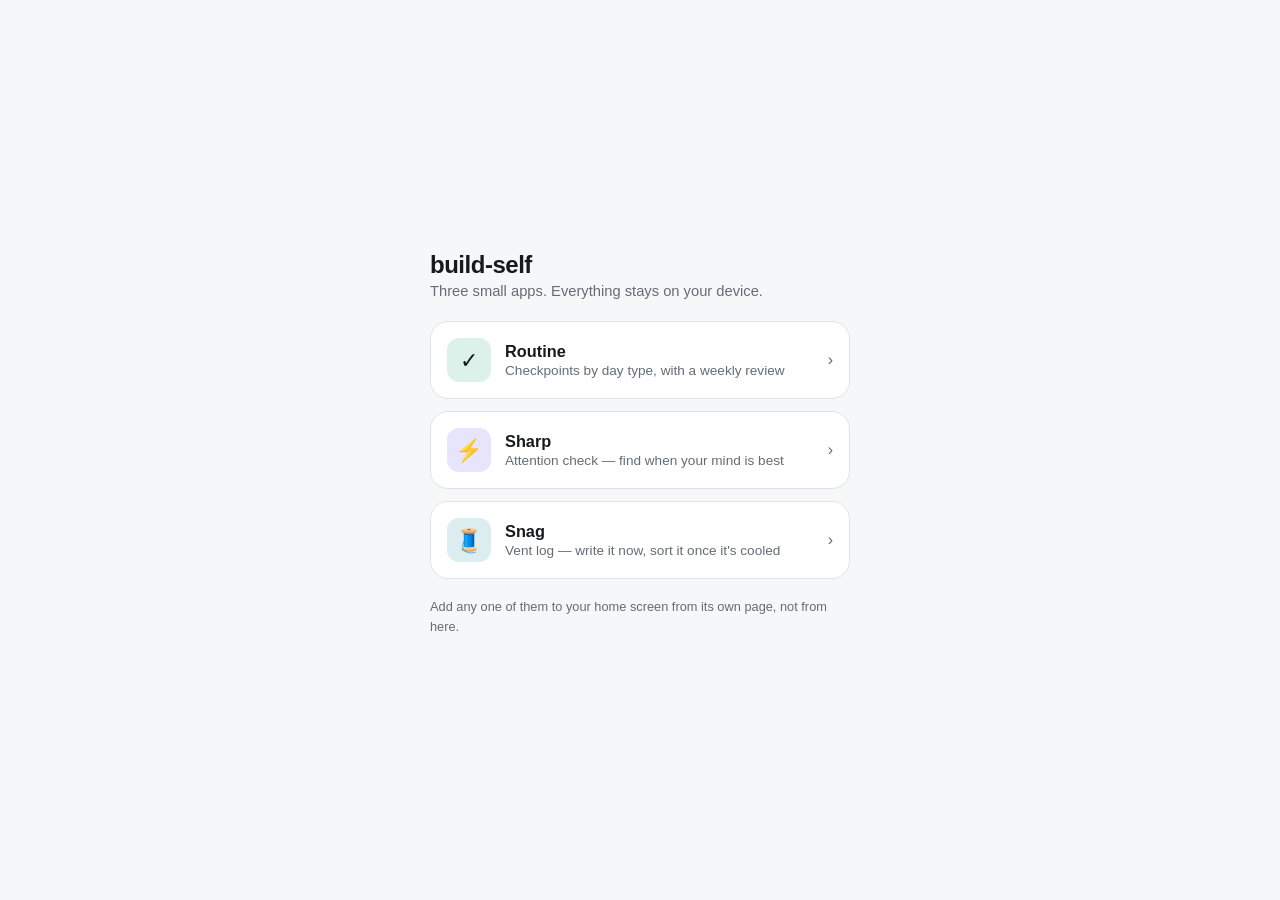
<file: index.html>
<!doctype html>
<html lang="en">
  <head>
    <meta charset="UTF-8" />
    <meta name="viewport" content="width=device-width, initial-scale=1.0, viewport-fit=cover" />
    <meta name="theme-color" content="#101418" />
    <title>build-self</title>
    <meta name="description" content="Small personal apps: Self, Sharp and Snag." />
    <link rel="icon" href="data:image/svg+xml,%3Csvg xmlns='http://www.w3.org/2000/svg' viewBox='0 0 100 100'%3E%3Ctext y='.9em' font-size='90'%3E%F0%9F%A7%AD%3C/text%3E%3C/svg%3E" />
    <style>
      :root { color-scheme: light dark; --bg:#f6f7f8; --card:#fff; --text:#161a1d; --muted:#646d75; --line:#e0e4e8; }
      @media (prefers-color-scheme: dark) {
        :root { --bg:#101418; --card:#181d22; --text:#e8ecef; --muted:#98a2ab; --line:#252c33; }
      }
      * { box-sizing: border-box; }
      body {
        margin:0; min-height:100dvh; background:var(--bg); color:var(--text);
        font-family:-apple-system,BlinkMacSystemFont,'Segoe UI',Roboto,Helvetica,Arial,sans-serif;
        display:flex; align-items:center; justify-content:center; padding:24px;
        -webkit-font-smoothing:antialiased;
      }
      main { width:100%; max-width:420px; }
      h1 { font-size:1.5rem; margin:0 0 4px; letter-spacing:-0.02em; }
      .sub { color:var(--muted); margin:0 0 22px; font-size:0.92rem; }
      a.app {
        display:flex; align-items:center; gap:14px; text-decoration:none; color:inherit;
        background:var(--card); border:1px solid var(--line); border-radius:18px;
        padding:16px; margin-bottom:12px;
      }
      a.app:active { transform:scale(0.99); }
      .ico { width:44px; height:44px; border-radius:12px; flex:none; display:grid; place-items:center; font-size:1.4rem; }
      .s1 { background:rgba(13,154,99,.14); }
      .s2 { background:rgba(79,70,229,.14); }
      .s3 { background:rgba(0,129,159,.14); }
      .t { flex:1; min-width:0; }
      .t strong { display:block; font-size:1.02rem; }
      .t span { display:block; color:var(--muted); font-size:0.85rem; margin-top:2px; }
      .chev { color:var(--muted); }
      .note { color:var(--muted); font-size:0.8rem; line-height:1.5; margin-top:18px; }
    </style>
  </head>
  <body>
    <main>
      <h1>build-self</h1>
      <p class="sub">Three small apps. Everything stays on your device.</p>

      <a class="app" href="/routine/">
        <span class="ico s1" aria-hidden="true">✓</span>
        <span class="t"><strong>Routine</strong><span>Checkpoints by day type, with a weekly review</span></span>
        <span class="chev" aria-hidden="true">›</span>
      </a>

      <a class="app" href="/sharp/">
        <span class="ico s2" aria-hidden="true">⚡</span>
        <span class="t"><strong>Sharp</strong><span>Attention check — find when your mind is best</span></span>
        <span class="chev" aria-hidden="true">›</span>
      </a>

      <a class="app" href="/snag/">
        <span class="ico s3" aria-hidden="true">🧵</span>
        <span class="t"><strong>Snag</strong><span>Vent log — write it now, sort it once it's cooled</span></span>
        <span class="chev" aria-hidden="true">›</span>
      </a>

      <p class="note">Add any one of them to your home screen from its own page, not from here.</p>
    </main>

    <script>
      /* Forces an update check on any service worker still registered at scope
         "/" — the old root-scoped Self worker. register() triggers the check
         immediately; without it the browser might wait up to 24h, leaving the
         stale worker hijacking /sharp/ in the meantime. The script it fetches
         (/sw.js) is a kill switch that unregisters itself. */
      if ('serviceWorker' in navigator) {
        navigator.serviceWorker.register('/sw.js').catch(function () {});
      }
    </script>
  </body>
</html>
</file>
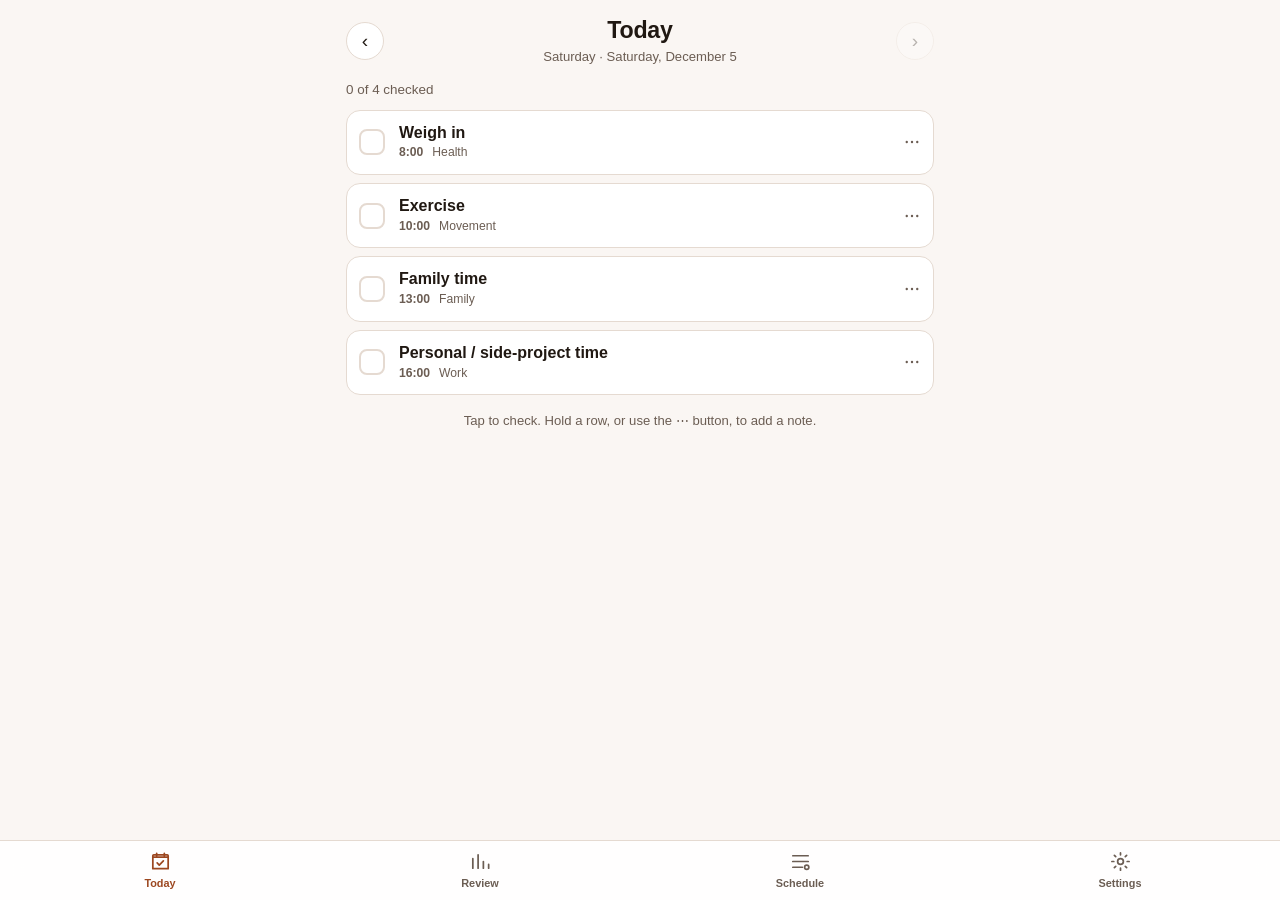
<file: routine/index.html>
<!doctype html>
<html lang="en">
  <head>
    <meta charset="UTF-8" />
    <meta name="viewport" content="width=device-width, initial-scale=1.0, viewport-fit=cover" />
    <meta name="theme-color" content="#1a1512" />
    <link rel="apple-touch-icon" href="/routine/apple-touch-icon.png" />
    <meta name="apple-mobile-web-app-capable" content="yes" />
    <meta name="apple-mobile-web-app-status-bar-style" content="black-translucent" />
    <meta name="apple-mobile-web-app-title" content="Routine" />
    <title>Routine — checkpoints and review</title>
    <meta
      name="description"
      content="Tick your day as it happens, then find out who you actually are versus who you planned to be."
    />
    <link
      rel="icon"
      href="data:image/svg+xml,%3Csvg xmlns='http://www.w3.org/2000/svg' viewBox='0 0 100 100'%3E%3Ctext y='.9em' font-size='90'%3E%E2%9C%93%3C/text%3E%3C/svg%3E"
    />
    <script type="module" crossorigin src="/routine/assets/index-CVW7Yhs0.js"></script>
    <link rel="stylesheet" crossorigin href="/routine/assets/index-BY1a5Ll4.css">
  <link rel="manifest" href="/routine/manifest.webmanifest"></head>
  <body>
    <div id="app"></div>
  </body>
</html>
</file>
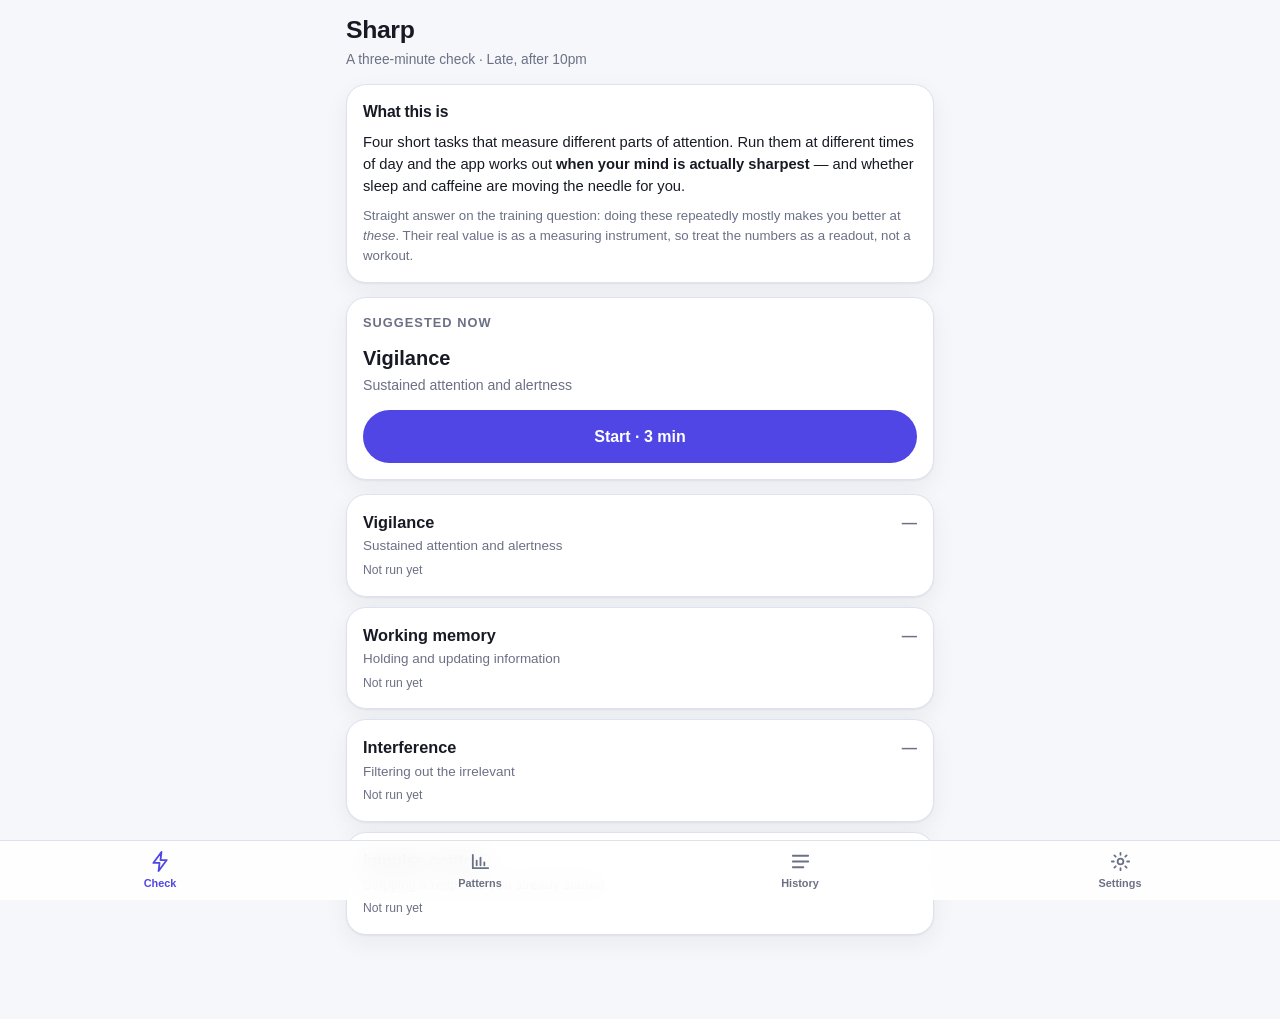
<file: sharp/index.html>
<!doctype html>
<html lang="en">
  <head>
    <meta charset="UTF-8" />
    <meta name="viewport" content="width=device-width, initial-scale=1.0, viewport-fit=cover" />
    <meta name="theme-color" content="#12141c" />
    <link rel="apple-touch-icon" href="/sharp/apple-touch-icon.png" />
    <meta name="apple-mobile-web-app-capable" content="yes" />
    <meta name="apple-mobile-web-app-status-bar-style" content="black-translucent" />
    <meta name="apple-mobile-web-app-title" content="Sharp" />
    <title>Sharp — attention check</title>
    <meta
      name="description"
      content="Measure your attention in three minutes a day, and find out when your mind is actually at its sharpest."
    />
    <link rel="icon" href="data:image/svg+xml,%3Csvg xmlns='http://www.w3.org/2000/svg' viewBox='0 0 100 100'%3E%3Ctext y='.9em' font-size='90'%3E%E2%9A%A1%3C/text%3E%3C/svg%3E" />
    <script type="module" crossorigin src="/sharp/assets/index-BZj0KnUO.js"></script>
    <link rel="stylesheet" crossorigin href="/sharp/assets/index-CAKQtAWC.css">
  <link rel="manifest" href="/sharp/manifest.webmanifest"></head>
  <body>
    <div id="app"></div>
  </body>
</html>
</file>
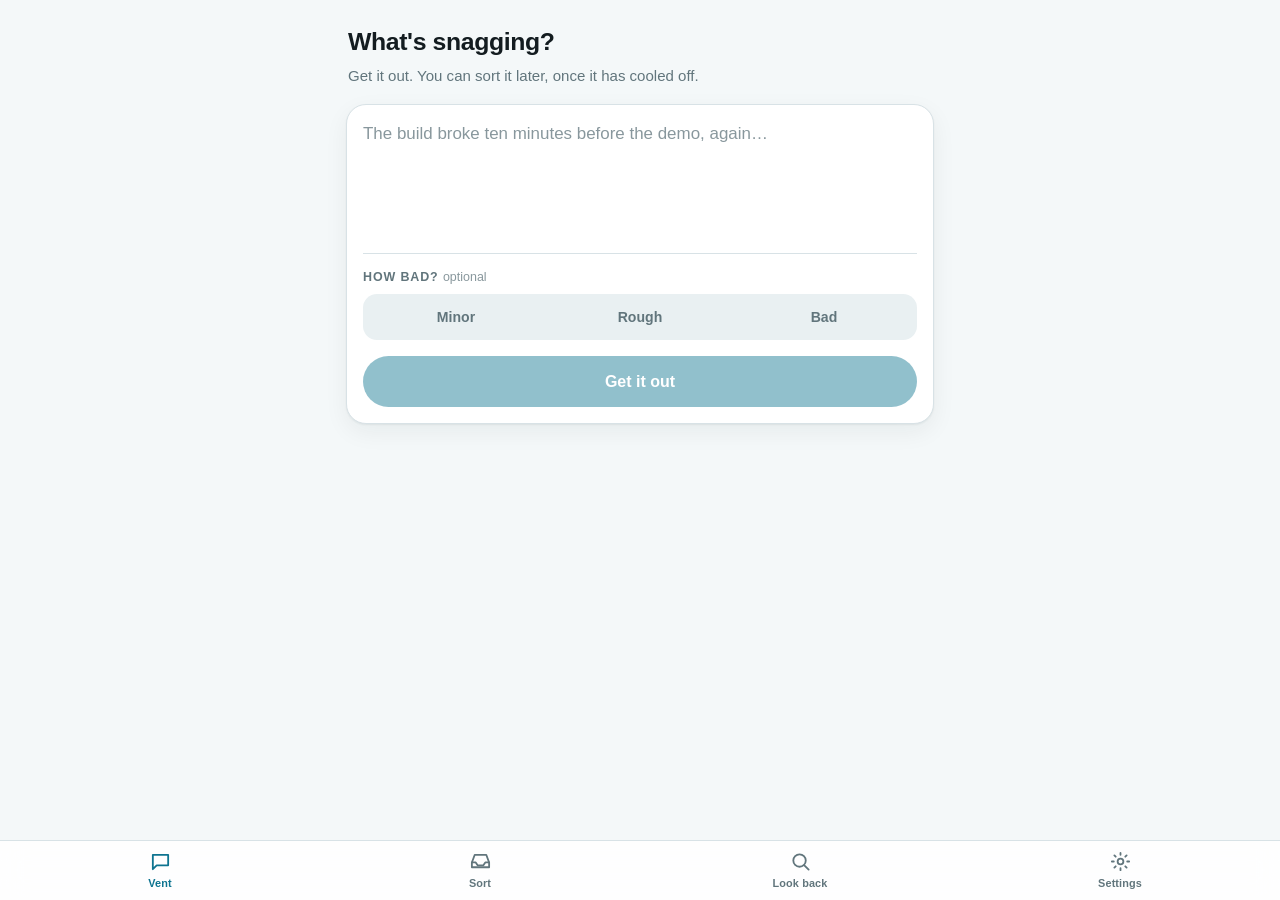
<file: snag/index.html>
<!doctype html>
<html lang="en">
  <head>
    <meta charset="UTF-8" />
    <meta name="viewport" content="width=device-width, initial-scale=1.0, viewport-fit=cover" />
    <meta name="theme-color" content="#0f1518" />
    <link rel="apple-touch-icon" href="/snag/apple-touch-icon.png" />
    <meta name="apple-mobile-web-app-capable" content="yes" />
    <meta name="apple-mobile-web-app-status-bar-style" content="black-translucent" />
    <meta name="apple-mobile-web-app-title" content="Snag" />
    <title>Snag — get it out of your head</title>
    <meta
      name="description"
      content="Dump the frustration in one box and close the app. Sort it later, once it has cooled off — and find out how much of it was never worth the heat."
    />
    <link rel="icon" href="data:image/svg+xml,%3Csvg xmlns='http://www.w3.org/2000/svg' viewBox='0 0 100 100'%3E%3Ctext y='.9em' font-size='90'%3E%F0%9F%A7%B5%3C/text%3E%3C/svg%3E" />
    <script type="module" crossorigin src="/snag/assets/index-CmL9qECS.js"></script>
    <link rel="stylesheet" crossorigin href="/snag/assets/index-71NZbsea.css">
  <link rel="manifest" href="/snag/manifest.webmanifest"></head>
  <body>
    <div id="app"></div>
  </body>
</html>
</file>
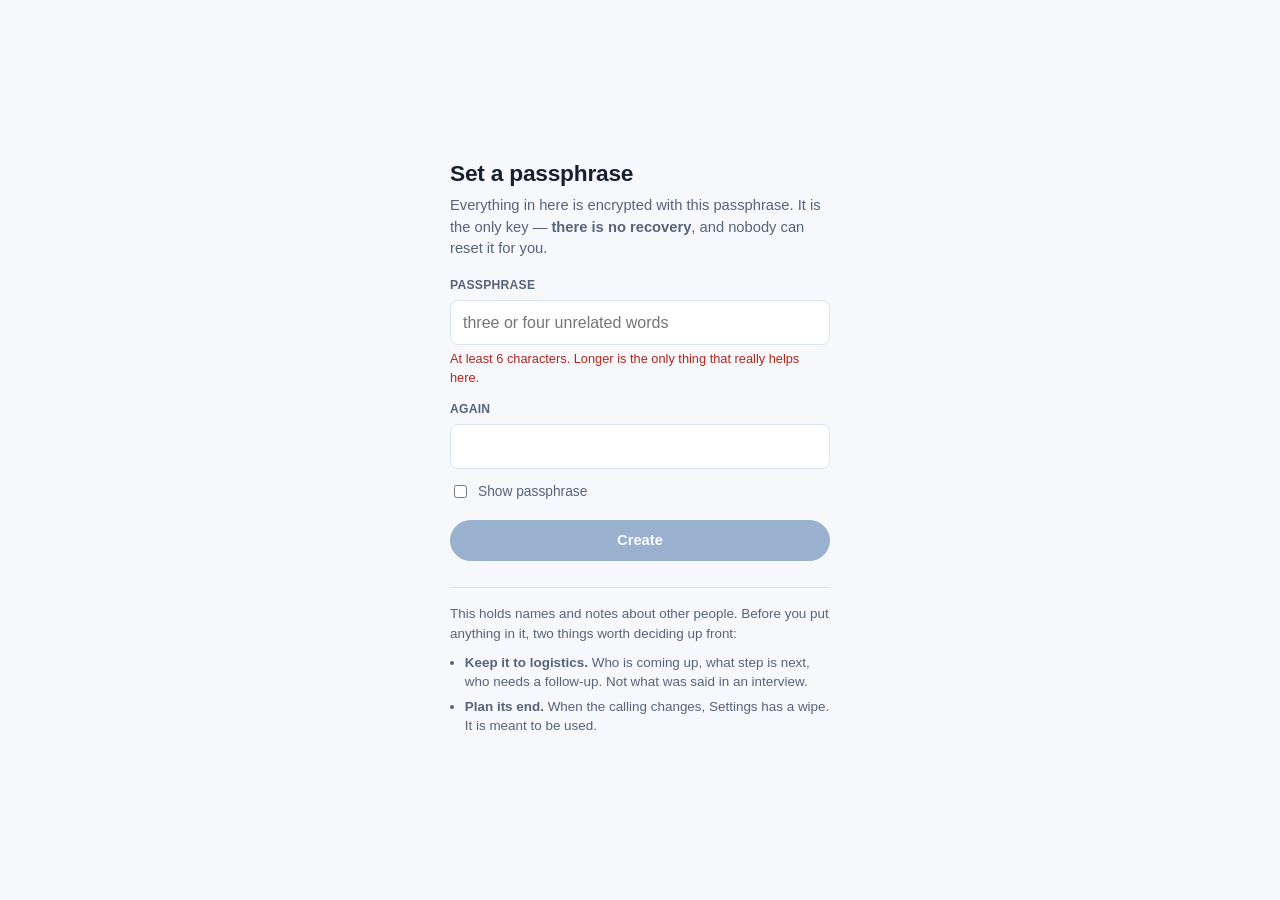
<file: steps/index.html>
<!doctype html>
<html lang="en">
  <head>
    <meta charset="UTF-8" />
    <meta name="viewport" content="width=device-width, initial-scale=1.0, viewport-fit=cover" />
    <meta name="theme-color" content="#0d131c" />
    <link rel="apple-touch-icon" href="/steps/apple-touch-icon.png" />
    <meta name="apple-mobile-web-app-capable" content="yes" />
    <meta name="apple-mobile-web-app-status-bar-style" content="black-translucent" />
    <meta name="apple-mobile-web-app-title" content="Steps" />
    <!-- Nothing in the title, description or icon announces what this holds.
         A phone gets glanced at; the tab name should not do the disclosing. -->
    <title>Steps</title>
    <meta name="description" content="A private working list." />
    <meta name="robots" content="noindex, nofollow" />
    <link
      rel="icon"
      href="data:image/svg+xml,%3Csvg xmlns='http://www.w3.org/2000/svg' viewBox='0 0 100 100'%3E%3Ctext y='.9em' font-size='90'%3E%F0%9F%97%92%EF%B8%8F%3C/text%3E%3C/svg%3E"
    />
    <script type="module" crossorigin src="/steps/assets/index-CFRK8T0N.js"></script>
    <link rel="stylesheet" crossorigin href="/steps/assets/index-DplZ0L-0.css">
  <link rel="manifest" href="/steps/manifest.webmanifest"></head>
  <body>
    <div id="app"></div>
  </body>
</html>
</file>
<file: routine/assets/index-BY1a5Ll4.css>
@charset "UTF-8";:root{--bg: #faf6f3;--surface: #ffffff;--surface-2: #f2ebe5;--text: #201812;--muted: #6b5d53;--line: #e5dad1;--accent: #9c4720;--accent-ink: #ffffff;--accent-soft: rgba(156, 71, 32, .1);--warn: #96601b;--danger: #b3261e;--shadow: 0 1px 2px rgba(32, 24, 18, .06), 0 8px 24px rgba(32, 24, 18, .06);--series: #9c4720;--grid: rgba(32, 24, 18, .09);--r-sm: 8px;--r-md: 14px;--r-lg: 20px;--gap: 14px;--pad: 16px;--font: -apple-system, BlinkMacSystemFont, "Segoe UI", Roboto, Helvetica, Arial, sans-serif;--mono: ui-monospace, SFMono-Regular, "SF Mono", Menlo, monospace;color-scheme:light}@media (prefers-color-scheme: dark){:root:not([data-theme=light]){--bg: #1a1512;--surface: #241d18;--surface-2: #2f2620;--text: #f0e8e2;--muted: #ac9a8c;--line: #3a2f27;--accent: #f0a17a;--accent-ink: #2a1409;--accent-soft: rgba(240, 161, 122, .14);--warn: #dda762;--danger: #f2b8b5;--shadow: 0 1px 2px rgba(0, 0, 0, .4), 0 8px 24px rgba(0, 0, 0, .3);--series: #e08a5f;--grid: rgba(240, 232, 226, .1);color-scheme:dark}}:root[data-theme=dark]{--bg: #1a1512;--surface: #241d18;--surface-2: #2f2620;--text: #f0e8e2;--muted: #ac9a8c;--line: #3a2f27;--accent: #f0a17a;--accent-ink: #2a1409;--accent-soft: rgba(240, 161, 122, .14);--warn: #dda762;--danger: #f2b8b5;--shadow: 0 1px 2px rgba(0, 0, 0, .4), 0 8px 24px rgba(0, 0, 0, .3);--series: #e08a5f;--grid: rgba(240, 232, 226, .1);color-scheme:dark}*{box-sizing:border-box}html,body{margin:0;padding:0;min-height:100%}body{background:var(--bg);color:var(--text);font-family:var(--font);font-size:16px;line-height:1.45;-webkit-font-smoothing:antialiased;-webkit-text-size-adjust:100%;overscroll-behavior-y:none}h1,h2,h3{margin:0;line-height:1.25;font-weight:640;letter-spacing:-.01em}h1{font-size:1.45rem}h2{font-size:1.05rem}p{margin:0 0 .7em}a{color:var(--accent)}.card{background:var(--surface);border:1px solid var(--line);border-radius:var(--r-md);padding:14px}.btn{-webkit-appearance:none;-moz-appearance:none;appearance:none;border:1px solid var(--line);background:var(--surface);color:var(--text);font:inherit;font-size:.92rem;font-weight:560;padding:9px 15px;border-radius:999px;cursor:pointer;transition:background .14s ease,border-color .14s ease,opacity .14s ease;-webkit-tap-highlight-color:transparent}.btn.primary{background:var(--accent);border-color:var(--accent);color:var(--accent-ink)}.btn.ghost{background:transparent;border-color:transparent;color:var(--muted)}.btn.danger{color:var(--danger);border-color:color-mix(in srgb,var(--danger) 34%,var(--line))}.btn:disabled{opacity:.45;cursor:default}input[type=text],input[type=search],input[type=number],textarea,select{width:100%;font:inherit;color:var(--text);background:var(--surface);border:1px solid var(--line);border-radius:var(--r-sm);padding:10px 12px}input[type=text]:focus-visible,input[type=search]:focus-visible,input[type=number]:focus-visible,textarea:focus-visible,select:focus-visible{outline:2px solid var(--accent);outline-offset:1px}textarea{resize:vertical;line-height:1.5}label.field{display:block;margin-bottom:13px}label.field>span{display:block;font-size:.76rem;font-weight:600;letter-spacing:.02em;text-transform:uppercase;color:var(--muted);margin-bottom:5px}.hint{font-size:.82rem;color:var(--muted);margin:5px 0 0}.muted{color:var(--muted)}.num{font-variant-numeric:tabular-nums}.sr{position:absolute;width:1px;height:1px;padding:0;margin:-1px;overflow:hidden;clip-path:inset(50%);white-space:nowrap}.page-head{display:flex;align-items:baseline;justify-content:space-between;gap:10px;margin:6px 0 14px}.seg{display:inline-flex;background:var(--surface-2);border:1px solid var(--line);border-radius:999px;padding:3px;gap:2px}.seg button{-webkit-appearance:none;-moz-appearance:none;appearance:none;border:0;background:transparent;color:var(--muted);font:inherit;font-size:.84rem;font-weight:560;padding:6px 13px;border-radius:999px;cursor:pointer;-webkit-tap-highlight-color:transparent}.seg button[aria-pressed=true]{background:var(--accent);color:var(--accent-ink)}.chip{display:inline-flex;align-items:center;gap:5px;font-size:.78rem;font-weight:550;padding:3px 10px;border-radius:999px;border:1px solid var(--line);background:var(--surface-2);color:var(--muted)}.empty{text-align:center;padding:36px 20px;color:var(--muted)}.empty h2{color:var(--text);margin-bottom:6px}nav.svelte-1wwzsr0{position:fixed;inset:auto 0 0 0;z-index:30;display:grid;grid-template-columns:repeat(4,1fr);background:color-mix(in srgb,var(--surface) 88%,transparent);-webkit-backdrop-filter:blur(14px);backdrop-filter:blur(14px);border-top:1px solid var(--line);padding-bottom:env(safe-area-inset-bottom)}.tab.svelte-1wwzsr0{display:flex;flex-direction:column;align-items:center;gap:3px;padding:9px 4px 8px;text-decoration:none;color:var(--muted);font-size:.68rem;font-weight:550;transition:color .15s ease;-webkit-tap-highlight-color:transparent}.tab.active.svelte-1wwzsr0{color:var(--accent)}.ico.svelte-1wwzsr0{position:relative;display:block;line-height:0}svg.svelte-1wwzsr0{width:23px;height:23px;fill:none;stroke:currentColor;stroke-width:1.8;stroke-linecap:round;stroke-linejoin:round}.dot.svelte-1wwzsr0{position:absolute;top:-2px;right:-4px;width:7px;height:7px;border-radius:50%;background:var(--accent)}.row.svelte-13d75dy{list-style:none;background:var(--surface);border:1px solid var(--line);border-radius:var(--r-md);overflow:hidden}.main.svelte-13d75dy{display:flex;align-items:stretch}button.svelte-13d75dy{-webkit-appearance:none;-moz-appearance:none;appearance:none;border:0;background:transparent;font:inherit;color:inherit;cursor:pointer;-webkit-tap-highlight-color:transparent}.check.svelte-13d75dy{display:grid;place-items:center;padding:0 4px 0 12px;touch-action:manipulation}.box.svelte-13d75dy{display:grid;place-items:center;width:26px;height:26px;border-radius:8px;border:2px solid var(--line);transition:background .12s ease,border-color .12s ease}.box.svelte-13d75dy svg:where(.svelte-13d75dy){width:17px;height:17px;fill:none;stroke:var(--accent-ink);stroke-width:3;stroke-linecap:round;stroke-linejoin:round}.done.svelte-13d75dy .box:where(.svelte-13d75dy){background:var(--accent);border-color:var(--accent)}.body.svelte-13d75dy{flex:1;min-width:0;display:flex;flex-direction:column;align-items:flex-start;gap:1px;padding:12px 8px 12px 10px;text-align:left}.label.svelte-13d75dy{font-weight:560;line-height:1.3}.done.svelte-13d75dy .label:where(.svelte-13d75dy){color:var(--muted)}.meta.svelte-13d75dy{display:flex;flex-wrap:wrap;gap:3px 9px;font-size:.76rem;color:var(--muted)}.win.svelte-13d75dy{font-weight:600}.at.svelte-13d75dy{color:var(--accent)}.more.svelte-13d75dy{display:grid;place-items:center;padding:0 12px;color:var(--muted)}.more.svelte-13d75dy svg:where(.svelte-13d75dy){width:18px;height:18px;fill:currentColor}.summary.svelte-13d75dy{display:flex;flex-wrap:wrap;gap:4px 10px;padding:0 14px 11px 48px;font-size:.8rem;color:var(--muted)}.weight.svelte-13d75dy{font-weight:600;color:var(--text)}.note.svelte-13d75dy{font-style:italic}.detail.svelte-13d75dy{padding:4px 14px 12px 48px;border-top:1px solid var(--line);margin-top:-1px}.detail.svelte-13d75dy .field:where(.svelte-13d75dy){margin-bottom:10px}.close.svelte-13d75dy{padding:6px 0;font-size:.85rem}.head.svelte-x05e6p{display:flex;align-items:center;gap:6px;margin:4px 0 14px}.title.svelte-x05e6p{flex:1;min-width:0;text-align:center}.sub.svelte-x05e6p{margin:2px 0 0;font-size:.82rem;color:var(--muted)}.nav.svelte-x05e6p{-webkit-appearance:none;-moz-appearance:none;appearance:none;border:1px solid var(--line);background:var(--surface);color:var(--text);font-size:1.2rem;line-height:1;width:38px;height:38px;border-radius:50%;cursor:pointer;flex:none;-webkit-tap-highlight-color:transparent}.nav.svelte-x05e6p:disabled{opacity:.3;cursor:default}.progress.svelte-x05e6p{margin:0 0 10px;font-size:.84rem;color:var(--muted)}.list.svelte-x05e6p{list-style:none;margin:0;padding:0;display:flex;flex-direction:column;gap:8px}.foot.svelte-x05e6p{margin-top:16px;text-align:center}svg.svelte-18qpfvr{display:block;width:100%;height:30px;overflow:visible}.base.svelte-18qpfvr{stroke:var(--grid);stroke-width:1}.line.svelte-18qpfvr{fill:none;stroke:var(--series);stroke-width:1.8;stroke-linecap:round;stroke-linejoin:round;vector-effect:non-scaling-stroke}.head.svelte-18qpfvr{fill:var(--series);stroke:var(--surface);stroke-width:1.5}svg.svelte-1yk2r20{display:block;width:100%;height:auto}.grid.svelte-1yk2r20{stroke:var(--grid);stroke-width:1}.axis.svelte-1yk2r20{fill:var(--muted);font-size:9px;font-family:var(--font);font-variant-numeric:tabular-nums}.raw.svelte-1yk2r20{fill:var(--muted);opacity:.38}.trend.svelte-1yk2r20{fill:none;stroke:var(--series);stroke-width:2;stroke-linecap:round;stroke-linejoin:round}.head.svelte-1yk2r20{fill:var(--series);stroke:var(--surface);stroke-width:2}.row.svelte-q5rtul{list-style:none;background:var(--surface);border:1px solid var(--line);border-radius:var(--r-md);padding:13px 14px}.top.svelte-q5rtul{display:flex;align-items:baseline;justify-content:space-between;gap:10px}.label.svelte-q5rtul{font-weight:560}.reps.svelte-q5rtul{font-weight:650;font-size:1.15rem}.sub.svelte-q5rtul{margin:1px 0 12px;font-size:.75rem;color:var(--muted)}.slip.svelte-q5rtul{font-style:italic}.scale.svelte-q5rtul{margin-bottom:11px}.track.svelte-q5rtul{position:relative;height:7px;border-radius:999px;background:var(--surface-2);border:1px solid var(--line);overflow:visible}.fill.svelte-q5rtul{position:absolute;inset:0 auto 0 0;border-radius:999px;background:var(--series);min-width:2px}.mark.svelte-q5rtul{position:absolute;top:-3px;width:1.5px;height:13px;transform:translate(-50%);background:var(--muted);opacity:.55}.mark.median.svelte-q5rtul{opacity:.9;width:2px}.ticks.svelte-q5rtul{position:relative;height:13px;margin-top:4px;font-size:.64rem;color:var(--muted)}.ticks.svelte-q5rtul span:where(.svelte-q5rtul){position:absolute;transform:translate(-50%);white-space:nowrap}.ticks.svelte-q5rtul .end:where(.svelte-q5rtul){right:0;left:auto;transform:none}.line.svelte-q5rtul{margin:0;font-size:.84rem;color:var(--muted);line-height:1.45}.timing.svelte-q5rtul{margin-top:6px;padding-top:8px;border-top:1px solid var(--line)}.weeknav.svelte-v0kiyw{display:flex;align-items:center;gap:6px}.range.svelte-v0kiyw{font-size:.8rem;color:var(--muted);min-width:92px;text-align:center}.nav.svelte-v0kiyw{-webkit-appearance:none;-moz-appearance:none;appearance:none;border:1px solid var(--line);background:var(--surface);color:var(--text);width:28px;height:28px;border-radius:50%;font-size:1rem;line-height:1;cursor:pointer}.nav.svelte-v0kiyw:disabled{opacity:.3;cursor:default}.prompt.svelte-v0kiyw{display:flex;flex-direction:column;gap:2px;margin-bottom:12px;text-decoration:none;color:inherit;border-color:var(--accent);background:var(--accent-soft)}.prompt.svelte-v0kiyw span:where(.svelte-v0kiyw){font-size:.86rem;color:var(--muted)}.findings.svelte-v0kiyw{display:flex;flex-direction:column;gap:8px;margin-bottom:20px}.withheld.svelte-v0kiyw{margin:0;padding:14px;border:1px dashed var(--line);border-radius:var(--r-md);font-size:.9rem;color:var(--muted)}.finding.svelte-v0kiyw{padding:12px 14px;border:1px solid var(--line);border-radius:var(--r-md);background:var(--surface)}.finding.svelte-v0kiyw p:where(.svelte-v0kiyw){margin:3px 0 0;font-size:.93rem}.kind.svelte-v0kiyw{font-size:.68rem;font-weight:700;letter-spacing:.07em;text-transform:uppercase;color:var(--muted)}.finding.win.svelte-v0kiyw .kind:where(.svelte-v0kiyw){color:var(--accent)}.section.svelte-v0kiyw{margin:0 0 10px;font-size:.76rem;font-weight:700;letter-spacing:.06em;text-transform:uppercase;color:var(--muted)}.section-note.svelte-v0kiyw{margin:-4px 0 10px;font-size:.8rem;color:var(--muted)}.rows.svelte-v0kiyw{list-style:none;margin:0 0 22px;padding:0;display:flex;flex-direction:column;gap:8px}.row.svelte-v0kiyw{background:var(--surface);border:1px solid var(--line);border-radius:var(--r-md);padding:12px 14px}.top.svelte-v0kiyw{display:flex;align-items:baseline;justify-content:space-between;gap:10px}.label.svelte-v0kiyw{font-weight:560}.score.svelte-v0kiyw{font-weight:650;font-size:.95rem}.mid.svelte-v0kiyw{display:flex;flex-wrap:wrap;gap:3px 10px;margin:1px 0 8px;font-size:.75rem;color:var(--muted)}.streak.svelte-v0kiyw{color:var(--accent);font-weight:600}.prior.svelte-v0kiyw{margin:5px 0 0;font-size:.75rem;color:var(--muted)}.trendhead.svelte-v0kiyw{display:flex;align-items:baseline;justify-content:space-between;margin-bottom:8px}.big.svelte-v0kiyw{font-size:1.5rem;font-weight:650}.foot.svelte-v0kiyw{margin-top:20px;text-align:center}.crumb.svelte-wy5sqo{margin:2px 0 10px;font-size:.9rem}.crumb.svelte-wy5sqo a:where(.svelte-wy5sqo){text-decoration:none}h1.svelte-wy5sqo{margin-bottom:10px}.lede.svelte-wy5sqo{font-size:.92rem;color:var(--muted)}.list.svelte-wy5sqo{list-style:none;margin:18px 0 0;padding:0;display:flex;flex-direction:column;gap:8px}.row.svelte-wy5sqo{background:var(--surface);border:1px solid var(--line);border-radius:var(--r-md);padding:13px 14px}.row.retime.svelte-wy5sqo,.row.cut.svelte-wy5sqo{border-left:3px solid var(--warn)}.top.svelte-wy5sqo{display:flex;align-items:baseline;justify-content:space-between;gap:10px}.label.svelte-wy5sqo{font-weight:560}.score.svelte-wy5sqo{font-weight:650}.mid.svelte-wy5sqo{display:flex;flex-wrap:wrap;gap:3px 10px;margin:1px 0 6px;font-size:.75rem;color:var(--muted)}.tag.svelte-wy5sqo{margin:0;font-size:.7rem;font-weight:700;letter-spacing:.06em;text-transform:uppercase;color:var(--muted)}.line.svelte-wy5sqo{margin:2px 0 0;font-size:.87rem;color:var(--muted)}.actions.svelte-wy5sqo{display:flex;gap:8px;margin-top:11px}.actions.svelte-wy5sqo .btn:where(.svelte-wy5sqo){padding:6px 13px;font-size:.84rem;text-decoration:none}.done.svelte-wy5sqo{margin:20px 0 0;width:100%}.seg.svelte-p5t8y5{margin-bottom:4px}.seg.small.svelte-p5t8y5 button:where(.svelte-p5t8y5){font-size:.8rem;padding:5px 11px}.list.svelte-p5t8y5{list-style:none;margin:14px 0 0;padding:0;display:flex;flex-direction:column;gap:8px}.item.svelte-p5t8y5{background:var(--surface);border:1px solid var(--line);border-radius:var(--r-md);overflow:hidden}.item.open.svelte-p5t8y5{border-color:var(--accent)}.head.svelte-p5t8y5{display:flex;align-items:center}button.svelte-p5t8y5{-webkit-appearance:none;-moz-appearance:none;appearance:none;border:0;background:transparent;font:inherit;color:inherit;cursor:pointer;-webkit-tap-highlight-color:transparent}.grow.svelte-p5t8y5{flex:1;min-width:0;display:flex;flex-direction:column;align-items:flex-start;gap:1px;padding:12px 10px 12px 14px;text-align:left}.label.svelte-p5t8y5{font-weight:560}.meta.svelte-p5t8y5{display:flex;flex-wrap:wrap;gap:3px 9px;font-size:.75rem;color:var(--muted)}.tag.svelte-p5t8y5{font-style:italic}.order.svelte-p5t8y5{display:flex;flex-direction:column;padding-right:8px}.order.svelte-p5t8y5 button:where(.svelte-p5t8y5){width:30px;height:24px;color:var(--muted);font-size:.9rem;line-height:1}.order.svelte-p5t8y5 button:where(.svelte-p5t8y5):disabled{opacity:.25;cursor:default}.edit.svelte-p5t8y5{padding:4px 14px 14px;border-top:1px solid var(--line)}.lbl.svelte-p5t8y5{display:block;font-size:.76rem;font-weight:600;letter-spacing:.02em;text-transform:uppercase;color:var(--muted);margin-bottom:5px}.chips.svelte-p5t8y5{display:flex;flex-wrap:wrap;gap:6px}.chip.svelte-p5t8y5{cursor:pointer}.chip.on.svelte-p5t8y5{background:var(--accent);border-color:var(--accent);color:var(--accent-ink)}.since.svelte-p5t8y5{font-size:.78rem;color:var(--muted);margin:14px 0 12px}.more.svelte-p5t8y5{margin-top:18px}.archived.svelte-p5t8y5 .grow.static:where(.svelte-p5t8y5){padding:12px 10px 12px 14px;display:flex;flex-direction:column;opacity:.7}section.svelte-anx9w7{margin-bottom:12px}h2.svelte-anx9w7{font-size:.78rem;font-weight:700;letter-spacing:.05em;text-transform:uppercase;color:var(--muted);margin-bottom:10px}.stats.svelte-anx9w7{list-style:none;margin:0 0 6px;padding:0;display:grid;grid-template-columns:repeat(2,1fr);gap:6px 12px;font-size:.9rem}.stats.svelte-anx9w7 .num:where(.svelte-anx9w7){font-weight:650;font-size:1.05rem;margin-right:3px}.row.svelte-anx9w7{display:flex;gap:8px;align-items:center}.row.svelte-anx9w7 input[type=text]:where(.svelte-anx9w7){flex:1}.file.svelte-anx9w7{position:relative;overflow:hidden;display:inline-flex;align-items:center}.file.svelte-anx9w7 input:where(.svelte-anx9w7){position:absolute;top:0;right:0;bottom:0;left:0;opacity:0;cursor:pointer}.hint.err.svelte-anx9w7{color:var(--danger)}.build.svelte-anx9w7{text-align:center;font-size:.74rem;color:var(--muted);margin:18px 0 0}.crumb.svelte-j71ztv{margin:2px 0 10px;font-size:.9rem}.crumb.svelte-j71ztv a:where(.svelte-j71ztv){text-decoration:none}.lede.svelte-j71ztv{font-size:1rem;color:var(--muted);margin-bottom:22px}section.svelte-j71ztv{margin-bottom:26px}section.svelte-j71ztv h2:where(.svelte-j71ztv){font-size:1.02rem;margin-bottom:8px}section.svelte-j71ztv p:where(.svelte-j71ztv),section.svelte-j71ztv ul:where(.svelte-j71ztv){font-size:.93rem}section.svelte-j71ztv ul:where(.svelte-j71ztv){margin:0 0 .7em;padding-left:1.15em}section.svelte-j71ztv li:where(.svelte-j71ztv){margin-bottom:.45em}.aside.svelte-j71ztv{color:var(--muted);border-left:2px solid var(--line);padding-left:11px}.foot.svelte-j71ztv{margin-top:28px;font-size:.9rem}.app.svelte-1n46o8q{min-height:100dvh;display:flex;flex-direction:column}main.svelte-1n46o8q{flex:1;width:100%;max-width:620px;margin:0 auto;padding:max(12px,env(safe-area-inset-top)) var(--pad) 0;padding-bottom:calc(84px + env(safe-area-inset-bottom))}.banner.svelte-1n46o8q{position:sticky;top:0;z-index:20;display:flex;align-items:center;gap:8px;padding:10px 14px;background:var(--surface);border-bottom:1px solid var(--line)}.banner.svelte-1n46o8q span:where(.svelte-1n46o8q){flex:1;font-size:.92rem}.banner.svelte-1n46o8q .btn:where(.svelte-1n46o8q){padding:7px 13px;font-size:.86rem}
</file>
<file: sharp/assets/index-CAKQtAWC.css>
@charset "UTF-8";:root{--bg: #f6f7fb;--surface: #ffffff;--surface-2: #eef0f7;--text: #171a24;--muted: #6b7085;--line: #dfe2ee;--accent: #4f46e5;--accent-ink: #ffffff;--accent-soft: rgba(79, 70, 229, .12);--warn: #c07a2e;--danger: #c2453c;--shadow: 0 1px 2px rgba(23, 26, 36, .06), 0 8px 24px rgba(23, 26, 36, .06);--series: #4f46e5;--grid: rgba(23, 26, 36, .09);--r-sm: 8px;--r-md: 14px;--r-lg: 20px;--gap: 14px;--pad: 16px;--font: -apple-system, BlinkMacSystemFont, "Segoe UI", Roboto, Helvetica, Arial, sans-serif;--mono: ui-monospace, SFMono-Regular, "SF Mono", Menlo, monospace;color-scheme:light}@media (prefers-color-scheme: dark){:root:not([data-theme=light]){--bg: #12141c;--surface: #1a1d28;--surface-2: #242836;--text: #e7e9f2;--muted: #969bb3;--line: #2c3040;--accent: #a5b4fc;--accent-ink: #10122b;--accent-soft: rgba(165, 180, 252, .15);--warn: #e0a75c;--danger: #f0736a;--shadow: 0 1px 2px rgba(0, 0, 0, .4), 0 8px 24px rgba(0, 0, 0, .3);--series: #7f83ee;--grid: rgba(231, 233, 242, .1);color-scheme:dark}}:root[data-theme=dark]{--bg: #12141c;--surface: #1a1d28;--surface-2: #242836;--text: #e7e9f2;--muted: #969bb3;--line: #2c3040;--accent: #a5b4fc;--accent-ink: #10122b;--accent-soft: rgba(165, 180, 252, .15);--warn: #e0a75c;--danger: #f0736a;--shadow: 0 1px 2px rgba(0, 0, 0, .4), 0 8px 24px rgba(0, 0, 0, .3);--series: #7f83ee;--grid: rgba(231, 233, 242, .1);color-scheme:dark}*{box-sizing:border-box}html,body{margin:0;padding:0;min-height:100%}body{background:var(--bg);color:var(--text);font-family:var(--font);font-size:16px;line-height:1.45;-webkit-font-smoothing:antialiased;-webkit-text-size-adjust:100%;overscroll-behavior-y:none}h1,h2,h3{margin:0;font-weight:650;letter-spacing:-.015em}button{font:inherit;color:inherit;cursor:pointer;border:none;background:none;touch-action:manipulation;-webkit-tap-highlight-color:transparent}input,select,textarea{font:inherit;color:inherit}:focus-visible{outline:2px solid var(--accent);outline-offset:2px;border-radius:4px}@media (prefers-reduced-motion: reduce){*,*:before,*:after{animation-duration:.01ms!important;transition-duration:.01ms!important}}.card{background:var(--surface);border:1px solid var(--line);border-radius:var(--r-lg);padding:var(--pad);box-shadow:var(--shadow)}.card-title{display:flex;align-items:center;justify-content:space-between;gap:8px;margin-bottom:12px}.card-title h2{font-size:.8rem;text-transform:uppercase;letter-spacing:.08em;color:var(--muted);font-weight:600}.muted{color:var(--muted)}.num{font-variant-numeric:tabular-nums}.btn{display:inline-flex;align-items:center;justify-content:center;gap:6px;padding:10px 16px;border-radius:999px;background:var(--surface-2);border:1px solid var(--line);font-weight:550;font-size:.94rem;transition:transform .08s ease,background .15s ease}.btn:active{transform:scale(.97)}.btn.primary{background:var(--accent);color:var(--accent-ink);border-color:transparent}.btn.ghost{background:transparent;border-color:transparent;color:var(--muted)}.btn.danger{color:var(--danger);border-color:color-mix(in srgb,var(--danger) 35%,transparent)}.btn:disabled{opacity:.45;cursor:not-allowed}.segmented{display:grid;grid-auto-flow:column;grid-auto-columns:1fr;gap:6px;background:var(--surface-2);border-radius:var(--r-md);padding:4px}.segmented button{padding:9px 4px;border-radius:10px;font-size:.88rem;font-weight:550;color:var(--muted);white-space:nowrap;transition:background .15s ease,color .15s ease}.segmented button[aria-pressed=true]{background:var(--surface);color:var(--text);box-shadow:var(--shadow)}.stage{position:fixed;top:0;right:0;bottom:0;left:0;z-index:50;display:flex;flex-direction:column;background:var(--bg);overscroll-behavior:contain;user-select:none;-webkit-user-select:none;touch-action:manipulation}.stage-head{display:flex;align-items:center;gap:10px;padding:max(10px,env(safe-area-inset-top)) 14px 8px;flex:none}.stage-progress{flex:1;height:4px;border-radius:999px;background:var(--surface-2);overflow:hidden}.stage-progress span{display:block;height:100%;background:var(--accent);border-radius:999px}.stage-quit{flex:none;width:34px;height:34px;border-radius:50%;color:var(--muted);font-size:1.2rem;line-height:1}.stage-area{flex:1;display:grid;place-items:center;padding:16px;padding-bottom:calc(16px + env(safe-area-inset-bottom));cursor:pointer}.stage-hint{color:var(--muted);font-size:.95rem;text-align:center;max-width:22ch;line-height:1.4}nav.svelte-1wwzsr0{position:fixed;inset:auto 0 0 0;z-index:30;display:grid;grid-template-columns:repeat(4,1fr);background:color-mix(in srgb,var(--surface) 86%,transparent);-webkit-backdrop-filter:blur(14px);backdrop-filter:blur(14px);border-top:1px solid var(--line);padding-bottom:env(safe-area-inset-bottom)}.tab.svelte-1wwzsr0{display:flex;flex-direction:column;align-items:center;gap:3px;padding:9px 4px 8px;text-decoration:none;color:var(--muted);font-size:.68rem;font-weight:550;transition:color .15s ease;-webkit-tap-highlight-color:transparent}.tab.active.svelte-1wwzsr0{color:var(--accent)}svg.svelte-1wwzsr0{width:23px;height:23px;fill:none;stroke:currentColor;stroke-width:1.9;stroke-linecap:round;stroke-linejoin:round}header.svelte-7ccykd{margin-bottom:var(--gap)}header.svelte-7ccykd h1:where(.svelte-7ccykd){font-size:1.55rem}header.svelte-7ccykd .sub:where(.svelte-7ccykd){margin:2px 0 0;font-size:.86rem}.stack.svelte-7ccykd{display:flex;flex-direction:column;gap:var(--gap)}.intro.svelte-7ccykd h2:where(.svelte-7ccykd){font-size:.98rem;margin-bottom:7px}.intro.svelte-7ccykd p:where(.svelte-7ccykd){margin:0 0 9px;font-size:.92rem;line-height:1.5}.intro.svelte-7ccykd p:where(.svelte-7ccykd):last-child{margin-bottom:0}.intro.svelte-7ccykd .small:where(.svelte-7ccykd){font-size:.83rem}.suggest.svelte-7ccykd .name:where(.svelte-7ccykd){display:block;font-size:1.25rem;font-weight:660}.suggest.svelte-7ccykd .measures:where(.svelte-7ccykd){margin:2px 0 14px;font-size:.88rem}.suggest.svelte-7ccykd .big:where(.svelte-7ccykd){width:100%;padding:14px;font-size:1rem}.finding.svelte-7ccykd{background:var(--accent-soft);border-color:transparent}.finding.svelte-7ccykd strong:where(.svelte-7ccykd){display:block;font-size:.98rem;margin-bottom:5px}.finding.svelte-7ccykd p:where(.svelte-7ccykd){margin:0 0 8px;font-size:.88rem;line-height:1.45}.finding.svelte-7ccykd a:where(.svelte-7ccykd){font-size:.85rem;font-weight:600;color:var(--accent);text-decoration:none}.drills.svelte-7ccykd{display:flex;flex-direction:column;gap:10px}.drill.svelte-7ccykd{display:block;text-align:left;width:100%}.drill.svelte-7ccykd:active{background:var(--surface-2)}.drill-top.svelte-7ccykd{display:flex;align-items:baseline;justify-content:space-between;gap:10px}.drill-top.svelte-7ccykd strong:where(.svelte-7ccykd){font-size:1.02rem;font-weight:620}.drill-top.svelte-7ccykd .last:where(.svelte-7ccykd){font-weight:640;font-size:.95rem}.drill-measures.svelte-7ccykd{display:block;font-size:.84rem;margin-top:2px}.drill-runs.svelte-7ccykd{display:block;font-size:.76rem;margin-top:6px}.target.svelte-3j14nb{width:62vw;max-width:260px;aspect-ratio:1;border-radius:50%;background:var(--accent);color:var(--accent-ink);display:grid;place-items:center;font-size:2rem;font-weight:680;font-variant-numeric:tabular-nums}.fb.svelte-3j14nb{margin:0;font-size:1.6rem;font-weight:640;font-variant-numeric:tabular-nums;text-align:center}.fb.warn.svelte-3j14nb{font-size:1.05rem;font-weight:550;color:var(--warn);max-width:18ch}.wrap.svelte-33zw4a{display:flex;flex-direction:column;align-items:center;gap:20px;width:100%}.grid.svelte-33zw4a{display:grid;grid-template-columns:repeat(3,1fr);gap:8px;width:min(74vw,300px)}.cell.svelte-33zw4a{aspect-ratio:1;border-radius:14px;background:var(--surface-2);transition:background .08s linear}.cell.lit.svelte-33zw4a{background:var(--accent)}.cue.svelte-33zw4a{margin:0;font-size:.95rem;font-weight:550;min-height:1.4em}.cue.svelte-33zw4a .ok:where(.svelte-33zw4a){color:var(--accent)}.cue.svelte-33zw4a .bad:where(.svelte-33zw4a){color:var(--warn)}.match.svelte-33zw4a{width:min(74vw,300px);padding:20px;border-radius:18px;background:var(--surface-2);border:1px solid var(--line);font-size:1.1rem;font-weight:620}.match.svelte-33zw4a:active{background:var(--accent-soft)}.wrap.svelte-1c3bjv8{display:flex;flex-direction:column;align-items:center;gap:22px;width:100%}.word-slot.svelte-1c3bjv8{height:4.5rem;display:grid;place-items:center}.word.svelte-1c3bjv8{font-size:2.8rem;font-weight:750;letter-spacing:.02em;transition:opacity .12s ease}.word.bad.svelte-1c3bjv8{opacity:.35}.prompt.svelte-1c3bjv8{margin:0;font-size:.88rem}.swatches.svelte-1c3bjv8{display:grid;grid-template-columns:repeat(2,1fr);gap:12px;width:min(80vw,320px)}.swatches.svelte-1c3bjv8 button:where(.svelte-1c3bjv8){aspect-ratio:1.6;border-radius:16px;border:1px solid rgba(0,0,0,.12)}.swatches.svelte-1c3bjv8 button:where(.svelte-1c3bjv8):active{transform:scale(.96)}.wrap.svelte-66lnwo{display:flex;flex-direction:column;align-items:center;justify-content:center;gap:26px;width:100%;height:100%;cursor:pointer}.slot.svelte-66lnwo{width:min(56vw,220px);aspect-ratio:1;border-radius:28px;background:var(--surface-2);display:grid;place-items:center;transition:background .12s ease}.slot.ok.svelte-66lnwo{background:var(--accent-soft)}.slot.bad.svelte-66lnwo{background:color-mix(in srgb,var(--danger) 22%,transparent)}.letter.svelte-66lnwo{font-size:4.5rem;font-weight:720;letter-spacing:.02em}.rule.svelte-66lnwo{margin:0;font-size:.92rem}.rule.svelte-66lnwo strong:where(.svelte-66lnwo){color:var(--text)}header.svelte-51rj0j{display:flex;align-items:center;gap:4px;margin-bottom:var(--gap)}header.svelte-51rj0j h1:where(.svelte-51rj0j){font-size:1.4rem}.back.svelte-51rj0j{width:36px;height:36px;border-radius:50%;font-size:1.6rem;line-height:1;color:var(--muted);flex:none}.stack.svelte-51rj0j{display:flex;flex-direction:column;gap:var(--gap)}.measures.svelte-51rj0j{margin:0 0 8px;font-size:1.05rem;font-weight:600}.how.svelte-51rj0j{margin:0 0 10px;font-size:.95rem;line-height:1.45}.meta.svelte-51rj0j,.note.svelte-51rj0j{margin:0;font-size:.82rem;line-height:1.4}.note.svelte-51rj0j{margin-top:8px}.notice.svelte-51rj0j{background:var(--accent-soft);border-color:transparent}.notice.svelte-51rj0j strong:where(.svelte-51rj0j){display:block;font-size:.92rem;margin-bottom:5px}.notice.svelte-51rj0j p:where(.svelte-51rj0j){margin:0;font-size:.86rem;line-height:1.45}.big.svelte-51rj0j{padding:15px;font-size:1.02rem}.ctx-why.svelte-51rj0j{margin:0 0 14px;font-size:.84rem;line-height:1.45}.field.svelte-51rj0j{margin-bottom:14px}.field.svelte-51rj0j:last-child{margin-bottom:0}.lbl.svelte-51rj0j{display:block;font-size:.75rem;text-transform:uppercase;letter-spacing:.06em;color:var(--muted);font-weight:600;margin-bottom:7px}.chips.svelte-51rj0j{display:flex;flex-wrap:wrap;gap:7px}.chip.svelte-51rj0j{padding:9px 14px;border-radius:999px;background:var(--surface-2);border:1px solid var(--line);font-size:.88rem;font-weight:550}.chip[aria-pressed=true].svelte-51rj0j{background:var(--accent);color:var(--accent-ink);border-color:transparent}.score.svelte-51rj0j{text-align:center}.score.svelte-51rj0j .big:where(.svelte-51rj0j){display:block;font-size:2.6rem;font-weight:700;letter-spacing:-.03em;padding:0;margin:2px 0 6px}.verdict.svelte-51rj0j{margin:0;font-size:.95rem;font-weight:600}.verdict.good.svelte-51rj0j{color:var(--accent)}.verdict.bad.svelte-51rj0j{color:var(--warn)}.rows.svelte-51rj0j{margin:0;display:flex;flex-direction:column;gap:9px}.rows.svelte-51rj0j div:where(.svelte-51rj0j){display:flex;align-items:baseline;justify-content:space-between;gap:12px}.rows.svelte-51rj0j dt:where(.svelte-51rj0j){font-size:.88rem;color:var(--muted)}.rows.svelte-51rj0j dd:where(.svelte-51rj0j){margin:0;font-weight:600;font-size:.92rem}.axis-label.svelte-1o47b4d{display:flex;justify-content:space-between;font-size:.68rem;text-transform:uppercase;letter-spacing:.05em;font-weight:600;margin-bottom:10px}ul.svelte-1o47b4d{list-style:none;margin:0;padding:0;display:flex;flex-direction:column;gap:12px}li.svelte-1o47b4d{display:grid;grid-template-columns:1fr;gap:4px}li.empty.svelte-1o47b4d{opacity:.5}.head.svelte-1o47b4d{display:flex;align-items:baseline;gap:7px}.head.svelte-1o47b4d .label:where(.svelte-1o47b4d){font-size:.9rem;font-weight:600}.head.svelte-1o47b4d .range:where(.svelte-1o47b4d){font-size:.75rem}.track.svelte-1o47b4d{position:relative;height:12px;border-radius:4px;background:var(--surface-2)}.zero.svelte-1o47b4d{position:absolute;left:50%;top:-2px;bottom:-2px;width:1.5px;transform:translate(-50%);background:var(--muted);opacity:.5}.bar.svelte-1o47b4d{position:absolute;top:0;bottom:0;background:var(--warn);border-radius:4px;margin:0 2px}.bar.good.svelte-1o47b4d{background:var(--series)}.value.svelte-1o47b4d{text-align:right;font-size:.82rem;font-weight:640}.value.svelte-1o47b4d .good:where(.svelte-1o47b4d){color:var(--series)}.value.svelte-1o47b4d .small:where(.svelte-1o47b4d){font-weight:500;font-size:.75rem}header.svelte-1k3p2at h1:where(.svelte-1k3p2at){font-size:1.5rem;margin-bottom:var(--gap)}.stack.svelte-1k3p2at{display:flex;flex-direction:column;gap:var(--gap)}.empty.svelte-1k3p2at h2:where(.svelte-1k3p2at){font-size:1.05rem;margin-bottom:8px}.empty.svelte-1k3p2at p:where(.svelte-1k3p2at){margin:0 0 10px;font-size:.9rem;line-height:1.5}.empty.svelte-1k3p2at .btn:where(.svelte-1k3p2at){text-decoration:none}.findings.svelte-1k3p2at{display:flex;flex-direction:column;gap:10px}.finding.svelte-1k3p2at{background:var(--accent-soft);border-color:transparent}.finding.svelte-1k3p2at strong:where(.svelte-1k3p2at){display:block;font-size:.98rem;margin-bottom:5px}.finding.svelte-1k3p2at p:where(.svelte-1k3p2at){margin:0;font-size:.88rem;line-height:1.45}.no-findings.svelte-1k3p2at{margin:0;font-size:.88rem;line-height:1.5}.caption.svelte-1k3p2at{margin:12px 0 0;font-size:.8rem;line-height:1.45}.small.svelte-1k3p2at{font-size:.78rem}.drills.svelte-1k3p2at{list-style:none;margin:0;padding:0;display:flex;flex-direction:column;gap:12px}.d-head.svelte-1k3p2at{display:flex;align-items:baseline;justify-content:space-between;gap:10px}.d-head.svelte-1k3p2at strong:where(.svelte-1k3p2at){font-size:.95rem}.delta.svelte-1k3p2at{font-weight:660;font-size:.9rem}.delta.good.svelte-1k3p2at{color:var(--series)}.delta.bad.svelte-1k3p2at{color:var(--warn)}.d-meta.svelte-1k3p2at{display:flex;gap:6px;font-size:.8rem;margin-top:2px}header.svelte-1t4jzn8 h1:where(.svelte-1t4jzn8){font-size:1.5rem;margin-bottom:var(--gap)}.list.svelte-1t4jzn8{list-style:none;margin:0;padding:0;display:flex;flex-direction:column;gap:10px}li.svelte-1t4jzn8{position:relative;padding-right:42px}.top.svelte-1t4jzn8{display:flex;align-items:baseline;justify-content:space-between;gap:10px}.top.svelte-1t4jzn8 strong:where(.svelte-1t4jzn8){font-size:.98rem}.top.svelte-1t4jzn8 .val:where(.svelte-1t4jzn8){font-weight:650}.meta.svelte-1t4jzn8{display:flex;align-items:baseline;gap:9px;font-size:.8rem;margin-top:3px}.rel.svelte-1t4jzn8{font-weight:640}.rel.good.svelte-1t4jzn8{color:var(--series)}.rel.bad.svelte-1t4jzn8{color:var(--warn)}.tag.svelte-1t4jzn8{font-size:.7rem;text-transform:uppercase;letter-spacing:.05em;font-weight:650;background:var(--surface-2);padding:2px 7px;border-radius:999px}.ctx.svelte-1t4jzn8{display:flex;flex-wrap:wrap;gap:8px;font-size:.76rem;margin-top:6px}.ctx.svelte-1t4jzn8 span:where(.svelte-1t4jzn8):after{content:"·";margin-left:8px;opacity:.5}.ctx.svelte-1t4jzn8 span:where(.svelte-1t4jzn8):last-child:after{content:""}.del.svelte-1t4jzn8{position:absolute;top:10px;right:8px;width:30px;height:30px;border-radius:50%;color:var(--muted);font-size:1.15rem;line-height:1}.del.svelte-1t4jzn8:active{background:var(--surface-2)}.empty.svelte-1t4jzn8{text-align:center}.empty.svelte-1t4jzn8 p:where(.svelte-1t4jzn8){margin:0 0 10px}.empty.svelte-1t4jzn8 .btn:where(.svelte-1t4jzn8){text-decoration:none}header.svelte-anx9w7 h1:where(.svelte-anx9w7){font-size:1.5rem;margin-bottom:var(--gap)}.stack.svelte-anx9w7{display:flex;flex-direction:column;gap:var(--gap)}.row.svelte-anx9w7{display:flex;align-items:flex-start;justify-content:space-between;gap:14px;padding:9px 0;cursor:pointer}.row.svelte-anx9w7 strong:where(.svelte-anx9w7){display:block;font-size:.94rem;font-weight:580}.hint.svelte-anx9w7{display:block;font-size:.8rem;line-height:1.4;margin-top:2px}input[type=checkbox].svelte-anx9w7{flex:none;width:22px;height:22px;margin-top:2px;accent-color:var(--accent)}.warn-note.svelte-anx9w7{margin:6px 0 0;font-size:.78rem;line-height:1.4}.actions.svelte-anx9w7{display:flex;gap:8px;flex-wrap:wrap}.msg.svelte-anx9w7{margin:10px 0 0;font-size:.86rem;color:var(--accent)}.reset.svelte-anx9w7{margin-top:16px;width:100%}.method-link.svelte-anx9w7{display:flex;align-items:center;gap:12px;text-decoration:none;color:inherit}.method-link.svelte-anx9w7 strong:where(.svelte-anx9w7){display:block;font-size:.95rem}.method-link.svelte-anx9w7 .chev:where(.svelte-anx9w7){font-size:1.3rem;flex:none}.method-link.svelte-anx9w7:active{background:var(--surface-2)}.build.svelte-anx9w7{text-align:center;font-size:.74rem;margin:4px 0 0}header.svelte-j71ztv{display:flex;align-items:center;gap:4px;margin-bottom:var(--gap)}header.svelte-j71ztv h1:where(.svelte-j71ztv){font-size:1.45rem}.back.svelte-j71ztv{width:36px;height:36px;flex:none;display:grid;place-items:center;border-radius:50%;font-size:1.6rem;line-height:1;color:var(--muted);text-decoration:none}.prose.svelte-j71ztv{font-size:.96rem;line-height:1.62}.prose.svelte-j71ztv p:where(.svelte-j71ztv){margin:0 0 12px}.prose.svelte-j71ztv h2:where(.svelte-j71ztv){font-size:1.08rem;margin:0 0 10px;letter-spacing:-.01em}.prose.svelte-j71ztv ul:where(.svelte-j71ztv){margin:0 0 12px;padding-left:1.15em}.prose.svelte-j71ztv ul:where(.svelte-j71ztv) li:where(.svelte-j71ztv){margin-bottom:7px}.prose.svelte-j71ztv strong:where(.svelte-j71ztv){font-weight:640}.lede.svelte-j71ztv{font-size:1.04rem;color:var(--muted);line-height:1.55;margin-bottom:22px!important}section.svelte-j71ztv{background:var(--surface);border:1px solid var(--line);border-radius:var(--r-lg);padding:var(--pad);margin-bottom:var(--gap)}.callout-section.svelte-j71ztv{background:var(--accent-soft);border-color:transparent}.callout.svelte-j71ztv{padding:12px 14px;border-radius:var(--r-md);background:var(--accent-soft);font-size:.92rem}.aside.svelte-j71ztv{font-size:.87rem;color:var(--muted);padding-left:12px;border-left:2px solid var(--line)}.refs.svelte-j71ztv .ref-note:where(.svelte-j71ztv){font-size:.84rem;color:var(--muted)}.refs.svelte-j71ztv ul:where(.svelte-j71ztv){list-style:none;padding:0}.refs.svelte-j71ztv ul:where(.svelte-j71ztv) li:where(.svelte-j71ztv){font-size:.84rem;line-height:1.5;padding-left:1em;text-indent:-1em;color:var(--muted)}.app.svelte-1n46o8q{min-height:100dvh;display:flex;flex-direction:column}main.svelte-1n46o8q{flex:1;width:100%;max-width:620px;margin:0 auto;padding:max(12px,env(safe-area-inset-top)) var(--pad) 0;padding-bottom:calc(84px + env(safe-area-inset-bottom))}.banner.svelte-1n46o8q{position:sticky;top:0;z-index:20;display:flex;align-items:center;gap:8px;padding:10px 14px;background:var(--surface);border-bottom:1px solid var(--line)}.banner.svelte-1n46o8q span:where(.svelte-1n46o8q){flex:1;font-size:.92rem}.banner.svelte-1n46o8q .btn:where(.svelte-1n46o8q){padding:7px 13px;font-size:.86rem}
</file>
<file: snag/assets/index-71NZbsea.css>
@charset "UTF-8";:root{--bg: #f4f8f9;--surface: #ffffff;--surface-2: #e9f0f2;--text: #131c20;--muted: #61757c;--line: #d8e2e6;--accent: #0e7490;--accent-ink: #ffffff;--accent-soft: rgba(14, 116, 144, .12);--warn: #b45309;--danger: #c2453c;--shadow: 0 1px 2px rgba(19, 28, 32, .06), 0 8px 24px rgba(19, 28, 32, .06);--series: #00819f;--series-2: #b45309;--grid: rgba(19, 28, 32, .09);--r-sm: 8px;--r-md: 14px;--r-lg: 20px;--gap: 14px;--pad: 16px;--font: -apple-system, BlinkMacSystemFont, "Segoe UI", Roboto, Helvetica, Arial, sans-serif;--mono: ui-monospace, SFMono-Regular, "SF Mono", Menlo, monospace;color-scheme:light}@media (prefers-color-scheme: dark){:root:not([data-theme=light]){--bg: #0f1518;--surface: #172126;--surface-2: #1f2c31;--text: #e4eef1;--muted: #8ea4ac;--line: #26343a;--accent: #5fd3e8;--accent-ink: #05232c;--accent-soft: rgba(95, 211, 232, .15);--warn: #e0a75c;--danger: #f0736a;--shadow: 0 1px 2px rgba(0, 0, 0, .4), 0 8px 24px rgba(0, 0, 0, .3);--series: #1fa5c2;--series-2: #bd8438;--grid: rgba(228, 238, 241, .1);color-scheme:dark}}:root[data-theme=dark]{--bg: #0f1518;--surface: #172126;--surface-2: #1f2c31;--text: #e4eef1;--muted: #8ea4ac;--line: #26343a;--accent: #5fd3e8;--accent-ink: #05232c;--accent-soft: rgba(95, 211, 232, .15);--warn: #e0a75c;--danger: #f0736a;--shadow: 0 1px 2px rgba(0, 0, 0, .4), 0 8px 24px rgba(0, 0, 0, .3);--series: #1fa5c2;--series-2: #bd8438;--grid: rgba(228, 238, 241, .1);color-scheme:dark}*{box-sizing:border-box}html,body{margin:0;padding:0;min-height:100%}body{background:var(--bg);color:var(--text);font-family:var(--font);font-size:16px;line-height:1.45;-webkit-font-smoothing:antialiased;-webkit-text-size-adjust:100%;overscroll-behavior-y:none}h1,h2,h3{margin:0;font-weight:650;letter-spacing:-.015em}button{font:inherit;color:inherit;cursor:pointer;border:none;background:none;touch-action:manipulation;-webkit-tap-highlight-color:transparent}input,select,textarea{font:inherit;color:inherit}:focus-visible{outline:2px solid var(--accent);outline-offset:2px;border-radius:4px}@media (prefers-reduced-motion: reduce){*,*:before,*:after{animation-duration:.01ms!important;transition-duration:.01ms!important}}.card{background:var(--surface);border:1px solid var(--line);border-radius:var(--r-lg);padding:var(--pad);box-shadow:var(--shadow)}.card-title{display:flex;align-items:center;justify-content:space-between;gap:8px;margin-bottom:12px}.card-title h2{font-size:.8rem;text-transform:uppercase;letter-spacing:.08em;color:var(--muted);font-weight:600}.muted{color:var(--muted)}.num{font-variant-numeric:tabular-nums}.btn{display:inline-flex;align-items:center;justify-content:center;gap:6px;padding:10px 16px;border-radius:999px;background:var(--surface-2);border:1px solid var(--line);font-weight:550;font-size:.94rem;transition:transform .08s ease,background .15s ease}.btn:active{transform:scale(.97)}.btn.primary{background:var(--accent);color:var(--accent-ink);border-color:transparent}.btn.ghost{background:transparent;border-color:transparent;color:var(--muted)}.btn.danger{color:var(--danger);border-color:color-mix(in srgb,var(--danger) 35%,transparent)}.btn:disabled{opacity:.45;cursor:not-allowed}.segmented{display:grid;grid-auto-flow:column;grid-auto-columns:1fr;gap:6px;background:var(--surface-2);border-radius:var(--r-md);padding:4px}.segmented button{padding:9px 4px;border-radius:10px;font-size:.88rem;font-weight:550;color:var(--muted);white-space:nowrap;transition:background .15s ease,color .15s ease}.segmented button[aria-pressed=true]{background:var(--surface);color:var(--text);box-shadow:var(--shadow)}.field{width:100%;padding:11px 13px;border-radius:var(--r-md);background:var(--surface-2);border:1px solid var(--line);font-size:.96rem}.field::placeholder{color:var(--muted)}.said{white-space:pre-wrap;overflow-wrap:anywhere}.empty{text-align:center;padding:34px 18px;color:var(--muted);font-size:.94rem;line-height:1.6}nav.svelte-1wwzsr0{position:fixed;inset:auto 0 0 0;z-index:30;display:grid;grid-template-columns:repeat(4,1fr);background:color-mix(in srgb,var(--surface) 86%,transparent);-webkit-backdrop-filter:blur(14px);backdrop-filter:blur(14px);border-top:1px solid var(--line);padding-bottom:env(safe-area-inset-bottom)}.tab.svelte-1wwzsr0{display:flex;flex-direction:column;align-items:center;gap:3px;padding:9px 4px 8px;text-decoration:none;color:var(--muted);font-size:.68rem;font-weight:550;letter-spacing:.01em;transition:color .15s ease;-webkit-tap-highlight-color:transparent}.tab.active.svelte-1wwzsr0{color:var(--accent)}.ico.svelte-1wwzsr0{position:relative;display:block;line-height:0}svg.svelte-1wwzsr0{width:23px;height:23px;fill:none;stroke:currentColor;stroke-width:1.9;stroke-linecap:round;stroke-linejoin:round}.badge.svelte-1wwzsr0{position:absolute;top:-5px;right:-9px;min-width:16px;padding:0 4px;border-radius:999px;background:var(--accent);color:var(--accent-ink);font-size:.62rem;font-weight:700;line-height:16px;text-align:center}.sr.svelte-1wwzsr0{position:absolute;width:1px;height:1px;padding:0;margin:-1px;overflow:hidden;clip-path:inset(50%);white-space:nowrap}.segmented.svelte-h48llo button[aria-pressed=true]:where(.svelte-h48llo){color:var(--accent)}header.svelte-xu9swt{padding:12px 2px 16px}h1.svelte-xu9swt{font-size:1.55rem}.lede.svelte-xu9swt{margin:5px 0 0;font-size:.94rem;line-height:1.5}.box.svelte-xu9swt{display:flex;flex-direction:column;gap:16px}textarea.svelte-xu9swt{width:100%;min-height:116px;padding:0;border:none;background:none;resize:none;overflow:hidden;font-size:1.06rem;line-height:1.5}textarea.svelte-xu9swt::placeholder{color:var(--muted);opacity:.75}textarea.svelte-xu9swt:focus{outline:none}.heat.svelte-xu9swt{display:flex;flex-direction:column;gap:8px;padding-top:14px;border-top:1px solid var(--line)}.label.svelte-xu9swt{font-size:.78rem;text-transform:uppercase;letter-spacing:.07em;font-weight:600}.opt.svelte-xu9swt{text-transform:none;letter-spacing:0;font-weight:400;opacity:.75}.save.svelte-xu9swt{width:100%;padding:13px;font-size:1rem}.saved.svelte-xu9swt{margin:14px 2px 0;font-size:.9rem;color:var(--muted);text-align:center}.ready.svelte-xu9swt{display:flex;align-items:center;justify-content:space-between;gap:10px;margin-top:18px;padding:13px 16px;border-radius:var(--r-md);background:var(--accent-soft);border:1px solid color-mix(in srgb,var(--accent) 30%,transparent);color:var(--text);text-decoration:none;font-size:.92rem}.chev.svelte-xu9swt{color:var(--accent);font-size:1.2rem;line-height:1}.heat.svelte-y1fp1a{display:inline-flex;align-items:center;gap:5px;font-size:.74rem;color:var(--muted);letter-spacing:.01em}.bars.svelte-y1fp1a{display:inline-flex;align-items:flex-end;gap:2px;height:11px}.bar.svelte-y1fp1a{width:3px;border-radius:2px;background:var(--line)}.bar.l1.svelte-y1fp1a{height:5px}.bar.l2.svelte-y1fp1a{height:8px}.bar.l3.svelte-y1fp1a{height:11px}.bar.on.svelte-y1fp1a{background:var(--muted)}.none.svelte-y1fp1a .word:where(.svelte-y1fp1a){opacity:.6;font-style:italic}.tags.svelte-1kw1j3q{display:flex;flex-wrap:wrap;gap:7px}.chip.svelte-1kw1j3q{display:inline-flex;align-items:center;gap:5px;padding:7px 12px;border-radius:999px;background:var(--surface-2);border:1px solid var(--line);font-size:.86rem;font-weight:500;color:var(--muted);transition:background .14s ease,color .14s ease,border-color .14s ease}.chip.svelte-1kw1j3q:active{transform:scale(.97)}.chip.on.svelte-1kw1j3q{background:var(--accent-soft);border-color:color-mix(in srgb,var(--accent) 45%,transparent);color:var(--text)}.chip.add.svelte-1kw1j3q{border-style:dashed}svg.svelte-1kw1j3q{width:13px;height:13px;fill:none;stroke:var(--accent);stroke-width:2.6;stroke-linecap:round;stroke-linejoin:round}.new.svelte-1kw1j3q{width:116px;padding:7px 12px;border-radius:999px;background:var(--surface);border:1px solid var(--accent);font-size:.86rem}.card.svelte-1cg33my{display:flex;flex-direction:column;gap:14px}.meta.svelte-1cg33my{display:flex;align-items:center;gap:6px;font-size:.76rem;color:var(--muted)}.when.svelte-1cg33my{font-weight:550}.dot.svelte-1cg33my{opacity:.5}.spacer.svelte-1cg33my{flex:1}.said.svelte-1cg33my{margin:0;font-size:1.02rem;line-height:1.5}.step.svelte-1cg33my{display:flex;flex-direction:column;gap:9px;padding-top:14px;border-top:1px solid var(--line)}.ask.svelte-1cg33my{margin:0;font-size:.95rem;font-weight:600}.ask.sub.svelte-1cg33my{font-size:.78rem;text-transform:uppercase;letter-spacing:.07em;color:var(--muted)}.opt.svelte-1cg33my{text-transform:none;letter-spacing:0;font-weight:400;opacity:.75}.verdicts.svelte-1cg33my{display:grid;grid-template-columns:1fr 1fr;gap:8px}.verdict.svelte-1cg33my{display:inline-flex;align-items:center;justify-content:center;gap:6px;padding:12px 8px;border-radius:var(--r-md);background:var(--surface-2);border:1px solid var(--line);font-size:.92rem;font-weight:550;color:var(--muted);transition:background .14s ease,border-color .14s ease,color .14s ease}.verdict.svelte-1cg33my:active{transform:scale(.98)}.verdict.svelte-1cg33my svg:where(.svelte-1cg33my){width:15px;height:15px;fill:none;stroke:currentColor;stroke-width:2.4;stroke-linecap:round;stroke-linejoin:round}.verdict.faded.on.svelte-1cg33my{color:var(--series);background:color-mix(in srgb,var(--series) 12%,transparent);border-color:color-mix(in srgb,var(--series) 45%,transparent)}.verdict.stands.on.svelte-1cg33my{color:var(--series-2);background:color-mix(in srgb,var(--series-2) 12%,transparent);border-color:color-mix(in srgb,var(--series-2) 45%,transparent)}.done.svelte-1cg33my{width:100%;padding:12px}header.svelte-1qafmuc{padding:12px 2px 16px}h1.svelte-1qafmuc{font-size:1.55rem}.lede.svelte-1qafmuc{margin:5px 0 0;font-size:.94rem}.stack.svelte-1qafmuc{display:flex;flex-direction:column;gap:var(--gap)}.cooling.svelte-1qafmuc{margin-top:20px;border:1px dashed var(--line);border-radius:var(--r-lg);overflow:hidden}.head.svelte-1qafmuc{display:flex;align-items:center;gap:10px;width:100%;padding:13px 15px;text-align:left;font-size:.92rem}.ico.svelte-1qafmuc svg:where(.svelte-1qafmuc){display:block;width:17px;height:17px;fill:none;stroke:var(--muted);stroke-width:1.9;stroke-linecap:round}.text.svelte-1qafmuc{flex:1;min-width:0}.next.svelte-1qafmuc{font-size:.84rem}.chev.svelte-1qafmuc{color:var(--muted);font-size:1.15rem;line-height:1;transition:transform .16s ease}.chev.open.svelte-1qafmuc{transform:rotate(90deg)}.why.svelte-1qafmuc{margin:0;padding:0 15px 12px;font-size:.84rem;line-height:1.55}ul.svelte-1qafmuc{list-style:none;margin:0;padding:0;border-top:1px solid var(--line)}li.svelte-1qafmuc{padding:12px 15px;opacity:.72}li.svelte-1qafmuc+li:where(.svelte-1qafmuc){border-top:1px solid var(--line)}.row.svelte-1qafmuc{display:flex;align-items:baseline;justify-content:space-between;gap:8px;font-size:.76rem;color:var(--muted)}.when.svelte-1qafmuc{font-weight:550}.said.svelte-1qafmuc{margin:5px 0 6px;font-size:.94rem;line-height:1.45}.panel.svelte-ab6vap+.panel:where(.svelte-ab6vap){margin-top:var(--gap)}.gate.svelte-ab6vap{margin:0;font-size:.92rem;line-height:1.55}.hero.svelte-ab6vap{display:flex;align-items:baseline;gap:11px;margin:0 0 15px}.hero.svelte-ab6vap strong:where(.svelte-ab6vap){font-size:2.5rem;font-weight:680;letter-spacing:-.03em;line-height:1}.hero.svelte-ab6vap span:where(.svelte-ab6vap){flex:1;font-size:.9rem;color:var(--muted);line-height:1.45}.split.svelte-ab6vap{display:flex;gap:2px;height:13px;margin-bottom:11px}.seg.svelte-ab6vap{border-radius:2px}.seg.svelte-ab6vap:first-child{border-start-start-radius:4px;border-end-start-radius:4px}.seg.svelte-ab6vap:last-child{border-start-end-radius:4px;border-end-end-radius:4px}.s1.svelte-ab6vap{background:var(--series)}.s2.svelte-ab6vap{background:var(--series-2)}.legend.svelte-ab6vap{display:flex;flex-wrap:wrap;gap:6px 18px;list-style:none;margin:0;padding:0}.legend.svelte-ab6vap li:where(.svelte-ab6vap){display:inline-flex;align-items:center;gap:7px;font-size:.86rem;color:var(--muted)}.legend.svelte-ab6vap strong:where(.svelte-ab6vap){color:var(--text);font-weight:600}.sw.svelte-ab6vap{width:10px;height:10px;border-radius:3px;flex:none}.caveat.svelte-ab6vap{margin:13px 0 0;font-size:.79rem;line-height:1.5}.meters.svelte-ab6vap{list-style:none;margin:0;padding:0;display:flex;flex-direction:column;gap:11px}.meters.svelte-ab6vap li:where(.svelte-ab6vap){display:grid;grid-template-columns:62px 1fr auto auto;align-items:center;gap:10px}.meters.bars.svelte-ab6vap li:where(.svelte-ab6vap){grid-template-columns:1fr 84px auto}.key.svelte-ab6vap{font-size:.88rem;white-space:nowrap;overflow:hidden;text-overflow:ellipsis}.track.svelte-ab6vap{height:9px;border-radius:4px;background:var(--grid);overflow:hidden}.fill.svelte-ab6vap{display:block;height:100%;border-radius:4px;background:var(--series)}.val.svelte-ab6vap{font-size:.88rem;font-weight:600;min-width:34px;text-align:right}.of.svelte-ab6vap{font-size:.78rem;min-width:38px;text-align:right}.row.svelte-q3j337{padding:13px 0}.top.svelte-q3j337{display:flex;align-items:center;gap:9px;margin-bottom:6px}.time.svelte-q3j337{font-size:.78rem;font-weight:600;color:var(--muted)}.spacer.svelte-q3j337{flex:1}.badge.svelte-q3j337{display:inline-flex;align-items:center;gap:4px;padding:2px 8px;border-radius:999px;font-size:.71rem;font-weight:600;letter-spacing:.02em;background:var(--surface-2);color:var(--muted);white-space:nowrap}.badge.svelte-q3j337 svg:where(.svelte-q3j337){width:11px;height:11px;fill:none;stroke:currentColor;stroke-width:2.8;stroke-linecap:round}.badge.faded.svelte-q3j337{color:var(--series);background:color-mix(in srgb,var(--series) 12%,transparent)}.badge.stands.svelte-q3j337{color:var(--series-2);background:color-mix(in srgb,var(--series-2) 13%,transparent)}.badge.wait.svelte-q3j337{border:1px dashed var(--line);background:none}.said.svelte-q3j337{margin:0;font-size:.96rem;line-height:1.5}.tags.svelte-q3j337{display:flex;flex-wrap:wrap;gap:5px;list-style:none;margin:8px 0 0;padding:0}.tags.svelte-q3j337 li:where(.svelte-q3j337){padding:2px 8px;border-radius:999px;background:var(--surface-2);border:1px solid var(--line);font-size:.74rem;color:var(--muted)}.actions.svelte-q3j337{display:flex;align-items:center;gap:12px;margin-top:9px}.link.svelte-q3j337{padding:0;font-size:.79rem;font-weight:550;color:var(--accent)}.link.quiet.svelte-q3j337{color:var(--muted);font-weight:400}.link.danger.svelte-q3j337{color:var(--danger)}header.svelte-1ex62d0{padding:12px 2px 16px}h1.svelte-1ex62d0{font-size:1.55rem}.lede.svelte-1ex62d0{margin:5px 0 0;font-size:.94rem}.panel.svelte-1ex62d0{margin-top:var(--gap)}.count.svelte-1ex62d0{font-size:.86rem;font-weight:650;color:var(--series-2)}.intro.svelte-1ex62d0{margin:0;font-size:.86rem;line-height:1.5}.search.svelte-1ex62d0{display:flex;flex-direction:column;gap:9px;margin-top:20px}.day.svelte-1ex62d0{margin-top:20px}.date.svelte-1ex62d0{display:flex;align-items:baseline;gap:8px;padding:0 2px 2px;font-size:.78rem;text-transform:uppercase;letter-spacing:.08em;color:var(--muted);font-weight:600}.date.svelte-1ex62d0 span:where(.svelte-1ex62d0){font-size:.74rem;font-weight:500;opacity:.8}.list.svelte-1ex62d0{list-style:none;margin:0;padding:0}.list.svelte-1ex62d0>li+li{border-top:1px solid var(--line)}header.svelte-anx9w7{padding:12px 2px 16px}h1.svelte-anx9w7{font-size:1.55rem}.panel.svelte-anx9w7{margin-bottom:var(--gap)}.note.svelte-anx9w7{margin:12px 0 0;font-size:.83rem;line-height:1.55}.note.warn.svelte-anx9w7{color:var(--warn)}.note.status.svelte-anx9w7{color:var(--accent)}.tags.svelte-anx9w7{list-style:none;margin:0;padding:0;display:flex;flex-direction:column;gap:7px}.tags.svelte-anx9w7 li:where(.svelte-anx9w7){display:flex;align-items:center;gap:8px}.field.flat.svelte-anx9w7{background:none;border-color:transparent;padding:8px 10px}.field.flat.svelte-anx9w7:hover,.field.flat.svelte-anx9w7:focus{background:var(--surface-2);border-color:var(--line)}.add.svelte-anx9w7{display:flex;gap:8px;margin-top:11px}.archived.svelte-anx9w7{margin-top:14px;padding-top:12px;border-top:1px solid var(--line)}.chips.svelte-anx9w7{list-style:none;margin:10px 0 0;padding:0;display:flex;flex-wrap:wrap;gap:7px}.chips.svelte-anx9w7 li:where(.svelte-anx9w7){display:inline-flex;align-items:center;gap:8px;padding:5px 11px;border-radius:999px;background:var(--surface-2);border:1px solid var(--line);font-size:.82rem;color:var(--muted)}.link.svelte-anx9w7{padding:0;font-size:.8rem;font-weight:550;color:var(--accent);white-space:nowrap}.link.quiet.svelte-anx9w7{color:var(--muted);font-weight:400}.row.svelte-anx9w7{display:flex;gap:8px;margin-top:12px;flex-wrap:wrap}.danger-zone.svelte-anx9w7{margin-top:16px;padding-top:14px;border-top:1px solid var(--line)}.method.svelte-anx9w7{display:flex;align-items:center;justify-content:space-between;gap:12px;text-decoration:none;color:inherit}.method.svelte-anx9w7 strong:where(.svelte-anx9w7){display:block;font-size:.98rem;font-weight:600}.method.svelte-anx9w7 .muted:where(.svelte-anx9w7){display:block;font-size:.82rem;line-height:1.4;margin-top:2px}.chev.svelte-anx9w7{color:var(--muted);font-size:1.3rem;line-height:1}.build.svelte-anx9w7{text-align:center;font-size:.74rem;margin:4px 0 0}header.svelte-j71ztv{padding:12px 2px 16px}.back.svelte-j71ztv{display:inline-block;margin-bottom:10px;font-size:.88rem;font-weight:550;color:var(--accent);text-decoration:none}h1.svelte-j71ztv{font-size:1.55rem}.lede.svelte-j71ztv{margin:7px 0 0;font-size:.94rem;line-height:1.55}.panel.svelte-j71ztv{margin-bottom:var(--gap)}h2.svelte-j71ztv{font-size:1.02rem;margin-bottom:9px}p.svelte-j71ztv{margin:0 0 10px;font-size:.9rem;line-height:1.6;color:var(--muted)}p.svelte-j71ztv:last-child{margin-bottom:0}strong.svelte-j71ztv{color:var(--text);font-weight:600}.aside.svelte-j71ztv{margin-top:12px;padding:11px 13px;border-radius:var(--r-md);background:var(--surface-2);font-size:.85rem}ul.svelte-j71ztv{margin:0;padding-left:19px;display:flex;flex-direction:column;gap:9px}ul.svelte-j71ztv li:where(.svelte-j71ztv){font-size:.9rem;line-height:1.6;color:var(--muted)}.app.svelte-1n46o8q{min-height:100dvh;display:flex;flex-direction:column}main.svelte-1n46o8q{flex:1;width:100%;max-width:620px;margin:0 auto;padding:max(12px,env(safe-area-inset-top)) var(--pad) 0;padding-bottom:calc(84px + env(safe-area-inset-bottom))}.banner.svelte-1n46o8q{position:sticky;top:0;z-index:20;display:flex;align-items:center;gap:8px;padding:10px 14px;background:var(--surface);border-bottom:1px solid var(--line)}.banner.svelte-1n46o8q span:where(.svelte-1n46o8q){flex:1;font-size:.92rem}.banner.svelte-1n46o8q .btn:where(.svelte-1n46o8q){padding:7px 13px;font-size:.86rem}
</file>
<file: steps/assets/index-DplZ0L-0.css>
@charset "UTF-8";:root{--bg: #f6f8fb;--surface: #ffffff;--surface-2: #eef2f8;--text: #16202e;--muted: #55647a;--line: #dce4ef;--accent: #2a5a99;--accent-ink: #ffffff;--accent-soft: rgba(42, 90, 153, .1);--warn: #8a5a12;--danger: #b3261e;--ok: #2f6b46;--shadow: 0 1px 2px rgba(22, 32, 46, .06), 0 8px 24px rgba(22, 32, 46, .06);--r-sm: 8px;--r-md: 14px;--r-lg: 20px;--gap: 14px;--pad: 16px;--font: -apple-system, BlinkMacSystemFont, "Segoe UI", Roboto, Helvetica, Arial, sans-serif;--mono: ui-monospace, SFMono-Regular, "SF Mono", Menlo, monospace;color-scheme:light}@media (prefers-color-scheme: dark){:root:not([data-theme=light]){--bg: #0d131c;--surface: #151d29;--surface-2: #1e2836;--text: #e7edf5;--muted: #93a4ba;--line: #263243;--accent: #86b6f0;--accent-ink: #0a1420;--accent-soft: rgba(134, 182, 240, .14);--warn: #d9a45c;--danger: #f2b8b5;--ok: #7fd0a0;--shadow: 0 1px 2px rgba(0, 0, 0, .4), 0 8px 24px rgba(0, 0, 0, .3);color-scheme:dark}}:root[data-theme=dark]{--bg: #0d131c;--surface: #151d29;--surface-2: #1e2836;--text: #e7edf5;--muted: #93a4ba;--line: #263243;--accent: #86b6f0;--accent-ink: #0a1420;--accent-soft: rgba(134, 182, 240, .14);--warn: #d9a45c;--danger: #f2b8b5;--ok: #7fd0a0;--shadow: 0 1px 2px rgba(0, 0, 0, .4), 0 8px 24px rgba(0, 0, 0, .3);color-scheme:dark}*{box-sizing:border-box}html,body{margin:0;padding:0;min-height:100%}body{background:var(--bg);color:var(--text);font-family:var(--font);font-size:16px;line-height:1.45;-webkit-font-smoothing:antialiased;-webkit-text-size-adjust:100%;overscroll-behavior-y:none}h1,h2,h3{margin:0;line-height:1.25;font-weight:640;letter-spacing:-.01em}h1{font-size:1.42rem}h2{font-size:1.02rem}p{margin:0 0 .7em}a{color:var(--accent)}.card{background:var(--surface);border:1px solid var(--line);border-radius:var(--r-md);padding:14px}.btn{-webkit-appearance:none;-moz-appearance:none;appearance:none;border:1px solid var(--line);background:var(--surface);color:var(--text);font:inherit;font-size:.92rem;font-weight:560;padding:9px 15px;border-radius:999px;cursor:pointer;transition:background .14s ease,border-color .14s ease,opacity .14s ease;-webkit-tap-highlight-color:transparent}.btn.primary{background:var(--accent);border-color:var(--accent);color:var(--accent-ink)}.btn.ghost{background:transparent;border-color:transparent;color:var(--muted)}.btn.danger{color:var(--danger);border-color:color-mix(in srgb,var(--danger) 34%,var(--line))}.btn:disabled{opacity:.45;cursor:default}input[type=text],input[type=search],input[type=date],input[type=number],input[type=password],textarea,select{width:100%;font:inherit;color:var(--text);background:var(--surface);border:1px solid var(--line);border-radius:var(--r-sm);padding:10px 12px}input[type=text]:focus-visible,input[type=search]:focus-visible,input[type=date]:focus-visible,input[type=number]:focus-visible,input[type=password]:focus-visible,textarea:focus-visible,select:focus-visible{outline:2px solid var(--accent);outline-offset:1px}textarea{resize:vertical;line-height:1.5}label.field{display:block;margin-bottom:13px}label.field>span{display:block;font-size:.76rem;font-weight:600;letter-spacing:.02em;text-transform:uppercase;color:var(--muted);margin-bottom:5px}.hint{font-size:.82rem;color:var(--muted);margin:5px 0 0}.muted{color:var(--muted)}.num{font-variant-numeric:tabular-nums}.sr{position:absolute;width:1px;height:1px;padding:0;margin:-1px;overflow:hidden;clip-path:inset(50%);white-space:nowrap}.page-head{display:flex;align-items:baseline;justify-content:space-between;gap:10px;margin:6px 0 14px}.seg{display:inline-flex;background:var(--surface-2);border:1px solid var(--line);border-radius:999px;padding:3px;gap:2px}.seg button{-webkit-appearance:none;-moz-appearance:none;appearance:none;border:0;background:transparent;color:var(--muted);font:inherit;font-size:.82rem;font-weight:560;padding:6px 12px;border-radius:999px;cursor:pointer;-webkit-tap-highlight-color:transparent}.seg button[aria-pressed=true]{background:var(--accent);color:var(--accent-ink)}.chip{display:inline-flex;align-items:center;gap:5px;font-size:.76rem;font-weight:550;padding:3px 10px;border-radius:999px;border:1px solid var(--line);background:var(--surface-2);color:var(--muted)}.empty{text-align:center;padding:36px 20px;color:var(--muted)}.empty h2{color:var(--text);margin-bottom:6px}.wrap.svelte-12ort4x{min-height:100dvh;display:grid;place-items:center;padding:24px var(--pad)}form.svelte-12ort4x{width:100%;max-width:380px}h1.svelte-12ort4x{margin-bottom:8px}.lede.svelte-12ort4x{color:var(--muted);font-size:.92rem;margin-bottom:18px}.strength.svelte-12ort4x{font-size:.8rem;margin:-8px 0 14px;color:var(--muted)}.strength.weak.svelte-12ort4x{color:var(--danger)}.strength.good.svelte-12ort4x{color:var(--ok)}.err.svelte-12ort4x{font-size:.84rem;color:var(--danger);margin:-6px 0 12px}.show.svelte-12ort4x{display:flex;align-items:center;gap:8px;font-size:.86rem;color:var(--muted);margin-bottom:18px;cursor:pointer}.show.svelte-12ort4x input:where(.svelte-12ort4x){width:auto;accent-color:var(--accent)}.go.svelte-12ort4x{width:100%}.note.svelte-12ort4x{margin-top:26px;padding-top:16px;border-top:1px solid var(--line);font-size:.84rem;color:var(--muted)}.note.svelte-12ort4x ul:where(.svelte-12ort4x){margin:0;padding-left:1.1em}.note.svelte-12ort4x li:where(.svelte-12ort4x){margin-bottom:.4em}nav.svelte-1wwzsr0{position:fixed;inset:auto 0 0 0;z-index:30;display:grid;grid-template-columns:repeat(4,1fr);background:color-mix(in srgb,var(--surface) 88%,transparent);-webkit-backdrop-filter:blur(14px);backdrop-filter:blur(14px);border-top:1px solid var(--line);padding-bottom:env(safe-area-inset-bottom)}.tab.svelte-1wwzsr0{display:flex;flex-direction:column;align-items:center;gap:3px;padding:9px 4px 8px;text-decoration:none;color:var(--muted);font-size:.68rem;font-weight:550;transition:color .15s ease;-webkit-tap-highlight-color:transparent}.tab.active.svelte-1wwzsr0{color:var(--accent)}button.tab.svelte-1wwzsr0{-webkit-appearance:none;-moz-appearance:none;appearance:none;border:0;background:transparent;font-family:inherit;cursor:pointer}.ico.svelte-1wwzsr0{position:relative;display:block;line-height:0}svg.svelte-1wwzsr0{width:22px;height:22px;fill:none;stroke:currentColor;stroke-width:1.8;stroke-linecap:round;stroke-linejoin:round}.badge.svelte-1wwzsr0{position:absolute;top:-5px;right:-9px;min-width:16px;padding:0 4px;border-radius:999px;background:var(--accent);color:var(--accent-ink);font-size:.62rem;font-weight:700;line-height:16px;text-align:center}.filters.svelte-1pp8eod{margin:10px 0 8px;overflow-x:auto}.reveal.svelte-1pp8eod{padding:4px 0;font-size:.8rem;margin-bottom:10px}.head-acts.svelte-1pp8eod{display:flex;align-items:center;gap:4px}.bulkbar.svelte-1pp8eod{display:flex;align-items:center;gap:4px;margin-bottom:8px}.bulkbar.svelte-1pp8eod .btn:where(.svelte-1pp8eod){padding:5px 11px;font-size:.82rem}.count.svelte-1pp8eod{margin-left:auto;font-size:.8rem;color:var(--muted)}.bulkacts.svelte-1pp8eod{display:flex;flex-wrap:wrap;gap:7px;margin-bottom:8px}.bulkacts.svelte-1pp8eod .btn:where(.svelte-1pp8eod){padding:7px 13px;font-size:.85rem}.list.svelte-1pp8eod{list-style:none;margin:0;padding:0;display:flex;flex-direction:column;gap:8px}.wrap.svelte-1pp8eod{display:flex;align-items:center;gap:9px}.pick.svelte-1pp8eod{-webkit-appearance:none;-moz-appearance:none;appearance:none;border:0;background:transparent;padding:0;cursor:pointer;flex:none;-webkit-tap-highlight-color:transparent}.box.svelte-1pp8eod{display:grid;place-items:center;width:22px;height:22px;border-radius:6px;border:2px solid var(--line)}.box.on.svelte-1pp8eod{background:var(--accent);border-color:var(--accent)}.box.svelte-1pp8eod svg:where(.svelte-1pp8eod){width:14px;height:14px;fill:none;stroke:var(--accent-ink);stroke-width:3.2;stroke-linecap:round;stroke-linejoin:round}.row.picking.svelte-1pp8eod{cursor:pointer}.row.svelte-1pp8eod{display:flex;align-items:flex-start;gap:11px;padding:12px 13px;background:var(--surface);border:1px solid var(--line);border-radius:var(--r-md);text-decoration:none;color:inherit}.body.svelte-1pp8eod{flex:1;min-width:0;display:flex;flex-direction:column;gap:1px}.name.svelte-1pp8eod{font-weight:600;display:flex;align-items:baseline;gap:7px}.age.svelte-1pp8eod{font-size:.74rem;font-weight:500;color:var(--muted)}.next.svelte-1pp8eod{font-size:.85rem}.when.svelte-1pp8eod{font-size:.75rem;color:var(--muted)}.when.due.svelte-1pp8eod{color:var(--accent);font-weight:600}.prog.svelte-1pp8eod{flex:none;font-size:.78rem;color:var(--muted);padding-top:2px}.crumb.svelte-1a0gkzg{margin:2px 0 8px;font-size:.9rem}.crumb.svelte-1a0gkzg a:where(.svelte-1a0gkzg){text-decoration:none}.head.svelte-1a0gkzg{display:flex;align-items:flex-start;justify-content:space-between;gap:10px;margin-bottom:14px}.sub.svelte-1a0gkzg{margin:3px 0 0;font-size:.82rem;color:var(--muted)}section.svelte-1a0gkzg{margin-bottom:12px}h2.svelte-1a0gkzg{font-size:.76rem;font-weight:700;letter-spacing:.05em;text-transform:uppercase;color:var(--muted);margin-bottom:10px}.two.svelte-1a0gkzg{display:grid;grid-template-columns:1fr 1fr;gap:10px}.lbl.svelte-1a0gkzg{display:block;font-size:.76rem;font-weight:600;letter-spacing:.02em;text-transform:uppercase;color:var(--muted);margin-bottom:5px}.chips.svelte-1a0gkzg{display:flex;flex-wrap:wrap;gap:6px}.chip.svelte-1a0gkzg{cursor:pointer;font:inherit;font-size:.78rem;font-weight:550}.chip.on.svelte-1a0gkzg{background:var(--accent);border-color:var(--accent);color:var(--accent-ink)}.target.svelte-1a0gkzg{margin:0;font-size:1.1rem;font-weight:620}.when.svelte-1a0gkzg{margin:2px 0 12px;font-size:.84rem;color:var(--muted)}.when.due.svelte-1a0gkzg{color:var(--accent);font-weight:600}.steps.svelte-1a0gkzg,.follows.svelte-1a0gkzg,.ords.svelte-1a0gkzg,.notes.svelte-1a0gkzg{list-style:none;margin:0 0 12px;padding:0}.steps.svelte-1a0gkzg li:where(.svelte-1a0gkzg),.follows.svelte-1a0gkzg li:where(.svelte-1a0gkzg){display:flex;align-items:center}button.svelte-1a0gkzg{-webkit-tap-highlight-color:transparent}.step.svelte-1a0gkzg,.ord.svelte-1a0gkzg{-webkit-appearance:none;-moz-appearance:none;appearance:none;border:0;background:transparent;font:inherit;color:inherit;display:flex;align-items:center;gap:10px;padding:7px 0;text-align:left;cursor:pointer;flex:1;min-width:0}.box.svelte-1a0gkzg,.tick.svelte-1a0gkzg{flex:none;display:grid;place-items:center;width:21px;height:21px;border-radius:6px;border:2px solid var(--line)}.box.on.svelte-1a0gkzg,.tick.on.svelte-1a0gkzg{background:var(--accent);border-color:var(--accent)}.box.svelte-1a0gkzg svg:where(.svelte-1a0gkzg),.tick.svelte-1a0gkzg svg:where(.svelte-1a0gkzg){width:14px;height:14px;fill:none;stroke:var(--accent-ink);stroke-width:3.2;stroke-linecap:round;stroke-linejoin:round}.tick.svelte-1a0gkzg{border-radius:50%}.follows.svelte-1a0gkzg .done:where(.svelte-1a0gkzg) span:where(.svelte-1a0gkzg){color:var(--muted)}.follow-body.svelte-1a0gkzg,.ord-body.svelte-1a0gkzg{display:flex;flex-direction:column;min-width:0}.due-at.svelte-1a0gkzg,.ord-date.svelte-1a0gkzg{font-size:.73rem;color:var(--muted)}.ord-label.svelte-1a0gkzg{font-size:.92rem}.ord-when.svelte-1a0gkzg{width:auto;font-size:.78rem;padding:4px 7px;margin-left:31px;margin-bottom:4px}.x.svelte-1a0gkzg{-webkit-appearance:none;-moz-appearance:none;appearance:none;border:0;background:transparent;color:var(--muted);font-size:1.1rem;line-height:1;padding:0 6px;cursor:pointer}.add.svelte-1a0gkzg{display:flex;flex-wrap:wrap;gap:7px;align-items:flex-start}.add.svelte-1a0gkzg input[type=text]:where(.svelte-1a0gkzg),.add.svelte-1a0gkzg textarea:where(.svelte-1a0gkzg){flex:1 1 100%}.add.svelte-1a0gkzg input[type=date]:where(.svelte-1a0gkzg){flex:1 1 auto;width:auto}.guard.svelte-1a0gkzg{font-style:italic;margin-bottom:10px}.notes.svelte-1a0gkzg li:where(.svelte-1a0gkzg){padding:9px 0;border-top:1px solid var(--line)}.note-text.svelte-1a0gkzg{margin:0;font-size:.92rem;white-space:pre-wrap}.note-meta.svelte-1a0gkzg{display:flex;align-items:center;justify-content:space-between;margin:3px 0 0;font-size:.73rem;color:var(--muted)}.small.svelte-1a0gkzg{font-size:.86rem}.danger-zone.svelte-1a0gkzg{margin-top:8px;padding-top:12px;border-top:1px solid var(--line);display:flex;flex-wrap:wrap;gap:8px}.danger-zone.svelte-1a0gkzg .row:where(.svelte-1a0gkzg){display:flex;gap:8px}.section.svelte-becf92{margin:0 0 9px;font-size:.74rem;font-weight:700;letter-spacing:.06em;text-transform:uppercase;color:var(--muted)}.list.svelte-becf92{list-style:none;margin:0 0 20px;padding:0;display:flex;flex-direction:column;gap:8px}.row.svelte-becf92{display:flex;align-items:flex-start;gap:10px;padding:12px 13px;background:var(--surface);border:1px solid var(--line);border-radius:var(--r-md);text-decoration:none;color:inherit}.row.now.svelte-becf92{border-left:3px solid var(--accent)}.body.svelte-becf92{flex:1;min-width:0;display:flex;flex-direction:column;gap:1px}.who.svelte-becf92{font-weight:600}.what.svelte-becf92{font-size:.86rem}.when.svelte-becf92{font-size:.73rem;color:var(--muted)}.kind.svelte-becf92{flex:none;font-size:.66rem;font-weight:700;letter-spacing:.05em;text-transform:uppercase;color:var(--muted);padding-top:3px}.foot.svelte-becf92{margin-top:4px}section.svelte-anx9w7{margin-bottom:12px}h2.svelte-anx9w7{font-size:.76rem;font-weight:700;letter-spacing:.05em;text-transform:uppercase;color:var(--muted);margin-bottom:10px}.stats.svelte-anx9w7{list-style:none;margin:0 0 6px;padding:0;display:flex;gap:18px;font-size:.9rem}.stats.svelte-anx9w7 .num:where(.svelte-anx9w7){font-weight:650;font-size:1.05rem;margin-right:3px}.row.svelte-anx9w7{display:flex;gap:8px;align-items:center;margin-top:10px}.row.svelte-anx9w7 input[type=text]:where(.svelte-anx9w7){flex:1}.file.svelte-anx9w7{position:relative;overflow:hidden;display:inline-flex;align-items:center}.file.svelte-anx9w7 input:where(.svelte-anx9w7){position:absolute;top:0;right:0;bottom:0;left:0;opacity:0;cursor:pointer}.archived.svelte-anx9w7{list-style:none;margin:0;padding:0}.archived.svelte-anx9w7 li:where(.svelte-anx9w7){display:flex;align-items:center;justify-content:space-between;gap:8px;padding:6px 0;font-size:.9rem;border-top:1px solid var(--line)}.archived.svelte-anx9w7 .acts:where(.svelte-anx9w7){display:flex;gap:2px}.archived.svelte-anx9w7 .btn:where(.svelte-anx9w7){padding:4px 9px;font-size:.78rem}.hint.err.svelte-anx9w7{color:var(--danger)}.build.svelte-anx9w7{text-align:center;font-size:.74rem;color:var(--muted);margin:18px 0 0}.crumb.svelte-j71ztv{margin:2px 0 10px;font-size:.9rem}.crumb.svelte-j71ztv a:where(.svelte-j71ztv){text-decoration:none}.lede.svelte-j71ztv{font-size:1rem;color:var(--muted);margin-bottom:22px}section.svelte-j71ztv{margin-bottom:26px}section.svelte-j71ztv h2:where(.svelte-j71ztv){font-size:1.02rem;margin-bottom:8px}section.svelte-j71ztv p:where(.svelte-j71ztv),section.svelte-j71ztv ul:where(.svelte-j71ztv){font-size:.93rem}section.svelte-j71ztv ul:where(.svelte-j71ztv){margin:0 0 .7em;padding-left:1.15em}section.svelte-j71ztv li:where(.svelte-j71ztv){margin-bottom:.45em}.aside.svelte-j71ztv{color:var(--muted);border-left:2px solid var(--line);padding-left:11px}.foot.svelte-j71ztv{margin-top:28px;font-size:.9rem}.crumb.svelte-c6o09v{margin:2px 0 8px;font-size:.9rem}.crumb.svelte-c6o09v a:where(.svelte-c6o09v){text-decoration:none}h1.svelte-c6o09v{margin-bottom:12px}.steps.svelte-c6o09v{display:flex;gap:6px;list-style:none;margin:0 0 16px;padding:0;font-size:.72rem;font-weight:600;letter-spacing:.02em;text-transform:uppercase;color:var(--muted)}.steps.svelte-c6o09v li:where(.svelte-c6o09v){flex:1;padding:5px 0 0;border-top:2px solid var(--line)}.steps.svelte-c6o09v li.on:where(.svelte-c6o09v){color:var(--accent);border-top-color:var(--accent)}.steps.svelte-c6o09v li.past:where(.svelte-c6o09v){border-top-color:var(--accent)}.lede.svelte-c6o09v{color:var(--muted);font-size:.9rem;margin:12px 0 14px}.drop.svelte-c6o09v{position:relative;display:flex;flex-direction:column;align-items:center;gap:3px;padding:28px 16px;border:2px dashed var(--line);border-radius:var(--r-md);background:var(--surface);cursor:pointer;text-align:center}.drop.svelte-c6o09v input:where(.svelte-c6o09v){position:absolute;top:0;right:0;bottom:0;left:0;opacity:0;cursor:pointer}.drop-main.svelte-c6o09v{font-weight:600;color:var(--accent)}.drop-sub.svelte-c6o09v{font-size:.78rem;color:var(--muted)}.maps.svelte-c6o09v{list-style:none;margin:0 0 14px;padding:0;display:flex;flex-direction:column;gap:7px}.map.svelte-c6o09v{padding:10px 12px;background:var(--surface);border:1px solid var(--line);border-radius:var(--r-sm)}.map.unmapped.svelte-c6o09v{opacity:.62}.mhead.svelte-c6o09v{display:flex;align-items:center;gap:10px}.mcol.svelte-c6o09v{flex:1;min-width:0;font-weight:560;font-size:.9rem;overflow:hidden;text-overflow:ellipsis;white-space:nowrap}select.svelte-c6o09v{width:auto;flex:none;max-width:52%;font-size:.84rem;padding:6px 8px}.samples.svelte-c6o09v{margin:4px 0 0;font-size:.75rem;color:var(--muted);font-family:var(--mono);overflow:hidden;text-overflow:ellipsis;white-space:nowrap}.issue.svelte-c6o09v{font-size:.82rem;color:var(--warn);margin:0 0 8px}.issue.blocking.svelte-c6o09v{color:var(--danger);font-weight:560}.warn-line.svelte-c6o09v{font-size:.82rem;color:var(--warn);margin-bottom:12px}.err.svelte-c6o09v{font-size:.86rem;color:var(--danger);margin-top:10px}.lbl.svelte-c6o09v{display:block;font-size:.76rem;font-weight:600;letter-spacing:.02em;text-transform:uppercase;color:var(--muted);margin-bottom:5px}.field.svelte-c6o09v{margin-bottom:14px}textarea.svelte-c6o09v{font-family:var(--mono);font-size:.86rem}.chips.svelte-c6o09v{display:flex;flex-wrap:wrap;gap:6px}.chip.svelte-c6o09v{cursor:pointer;font:inherit;font-size:.78rem;font-weight:550}.chip.on.svelte-c6o09v{background:var(--accent);border-color:var(--accent);color:var(--accent-ink)}.ask.svelte-c6o09v,.ok.svelte-c6o09v{border-color:var(--accent);background:var(--accent-soft);margin-bottom:16px}.ask.svelte-c6o09v p:where(.svelte-c6o09v),.ok.svelte-c6o09v p:where(.svelte-c6o09v){margin-bottom:8px}.section.svelte-c6o09v{margin:18px 0 9px;font-size:.74rem;font-weight:700;letter-spacing:.06em;text-transform:uppercase;color:var(--muted)}.rows.svelte-c6o09v{list-style:none;margin:0 0 14px;padding:0;display:flex;flex-direction:column;gap:6px}.prow.svelte-c6o09v{display:flex;align-items:flex-start;gap:9px;padding:9px 11px;background:var(--surface);border:1px solid var(--line);border-radius:var(--r-sm)}.prow.skip.svelte-c6o09v{opacity:.55}.pick.svelte-c6o09v{-webkit-appearance:none;-moz-appearance:none;appearance:none;border:0;background:transparent;padding:2px 0 0;cursor:pointer;-webkit-tap-highlight-color:transparent}.pick.svelte-c6o09v:disabled{cursor:default}.box.svelte-c6o09v{display:grid;place-items:center;width:20px;height:20px;border-radius:6px;border:2px solid var(--line)}.box.on.svelte-c6o09v{background:var(--accent);border-color:var(--accent)}.box.svelte-c6o09v svg:where(.svelte-c6o09v){width:13px;height:13px;fill:none;stroke:var(--accent-ink);stroke-width:3.4;stroke-linecap:round;stroke-linejoin:round}.pbody.svelte-c6o09v{display:flex;flex-direction:column;min-width:0;gap:1px}.pname.svelte-c6o09v{font-weight:560;font-size:.92rem}.pmeta.svelte-c6o09v{display:flex;flex-wrap:wrap;gap:3px 10px;font-size:.75rem;color:var(--muted)}.rownum.svelte-c6o09v{opacity:.75}.warn.svelte-c6o09v{font-size:.75rem;color:var(--warn)}.row.svelte-c6o09v{display:flex;gap:8px;margin-top:10px}.go.svelte-c6o09v{width:100%}.app.svelte-1n46o8q{min-height:100dvh;display:flex;flex-direction:column}main.svelte-1n46o8q{flex:1;width:100%;max-width:620px;margin:0 auto;padding:max(12px,env(safe-area-inset-top)) var(--pad) 0;padding-bottom:calc(84px + env(safe-area-inset-bottom))}.banner.svelte-1n46o8q{position:sticky;top:0;z-index:20;display:flex;align-items:center;gap:8px;padding:10px 14px;background:var(--surface);border-bottom:1px solid var(--line)}.banner.svelte-1n46o8q span:where(.svelte-1n46o8q){flex:1;font-size:.92rem}.banner.svelte-1n46o8q .btn:where(.svelte-1n46o8q){padding:7px 13px;font-size:.86rem}
</file>
